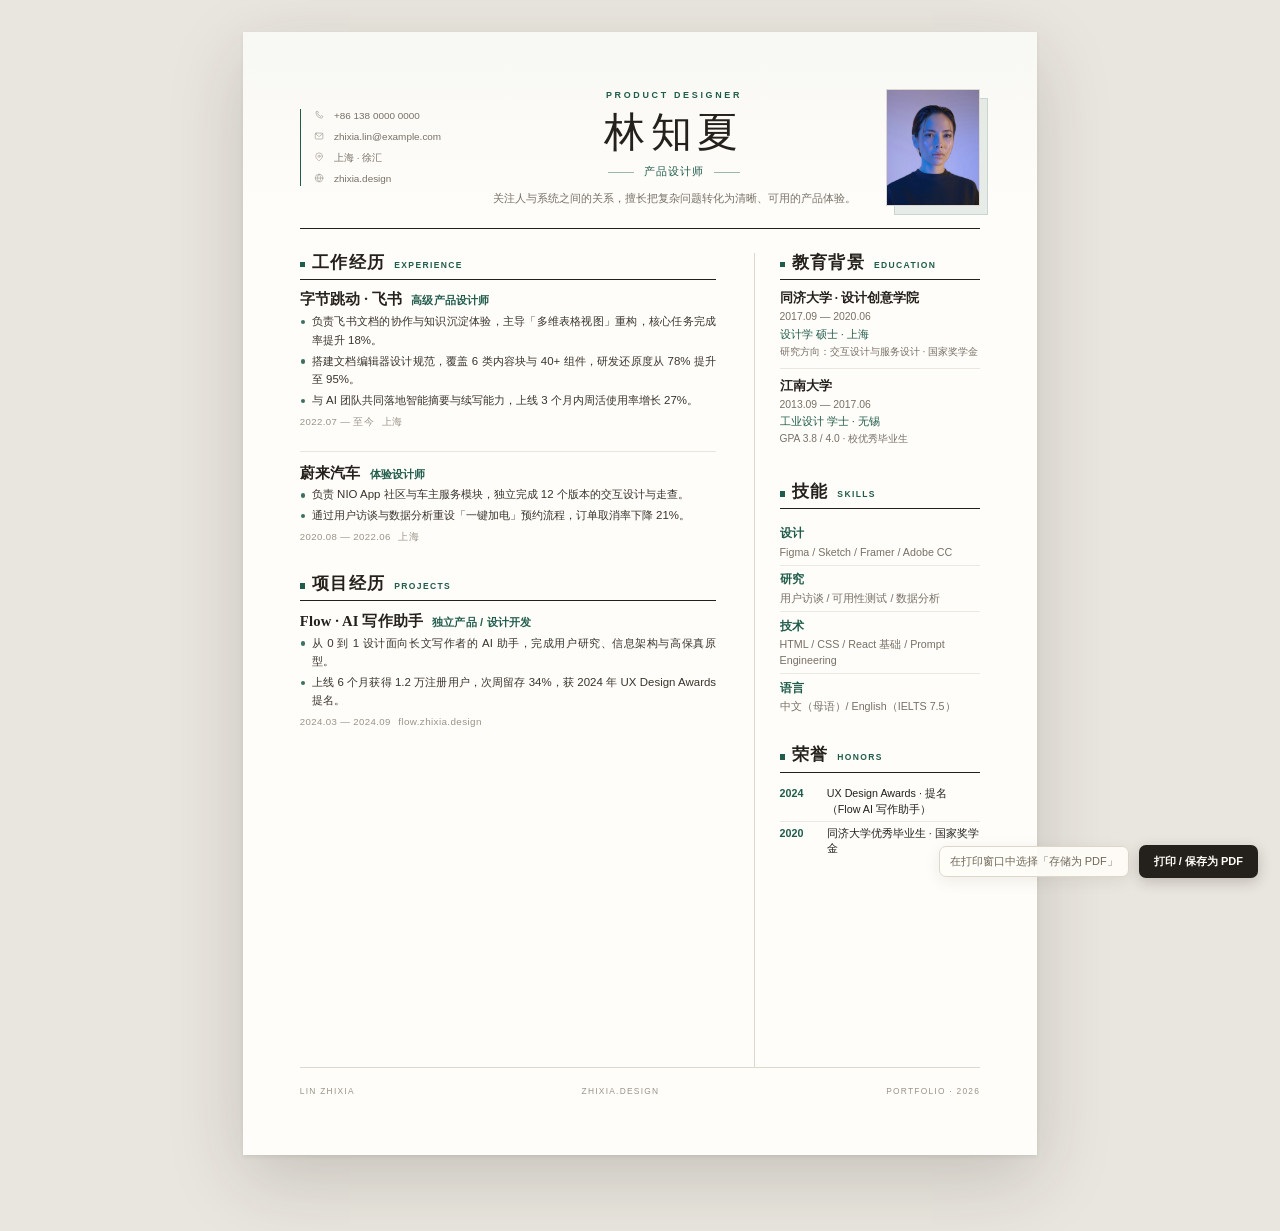
<file: exports/resume-editorial.html>
<!doctype html>
<html lang="zh-CN">
<head>
  <meta charset="utf-8">
  <meta name="viewport" content="width=device-width, initial-scale=1">
  <meta name="generator" content="纸间 Resume Studio">
  <title>林知夏 · 产品设计师 | 简历</title>
  <style>
    /* ---- resume styles (copied from the studio) ---- */

    /* ============================================================
       Resume / paper
       ============================================================ */
    .paper {
      --accent: #205c4c;
      --accent-soft: rgba(32, 92, 76, .1);
      --accent-deep: #163f34;
      --on-accent: #ffffff;
      --ink: #24211d;
      --muted: #777066;
      --faint: #9a9388;
      --line: #ddd7cc;
      --paper: #fffdf9;
      --sans: "PingFang SC", "Hiragino Sans GB", "Microsoft YaHei", "Noto Sans CJK SC", -apple-system, sans-serif;
      --serif: "Songti SC", "STSong", "Noto Serif CJK SC", "Source Han Serif SC", Georgia, serif;
      --font-body: var(--sans);
      --font-display: var(--serif);
      --type-scale: 1;
      --lh: 1.55;
      --lh-scale: 1;
      --margin: 15mm;
      width: 210mm;
      min-height: 297mm;
      margin: 0;
      padding: var(--margin);
      box-sizing: border-box;
      position: relative;
      background: var(--paper);
      color: var(--ink);
      font-family: var(--font-body);
      font-size: calc(10.2pt * var(--type-scale));
      line-height: var(--lh);
      text-rendering: optimizeLegibility;
      -webkit-font-smoothing: antialiased;
      -webkit-print-color-adjust: exact;
      print-color-adjust: exact;
      overflow: visible;
    }
    .paper * { box-sizing: border-box; }
    .paper p, .paper h1, .paper h2, .paper h3, .paper ul, .paper li { margin: 0; padding: 0; }
    .paper ul { list-style: none; }
    .paper a { color: inherit; text-decoration: none; }
    .paper.font-sans { --font-body: var(--sans); --font-display: var(--sans); }
    .paper.font-serif { --font-body: var(--serif); --font-display: var(--serif); }
    .paper.font-mix { --font-body: var(--sans); --font-display: var(--serif); }
    .paper.tpl-sidebar { padding: 0; display: grid; grid-template-columns: 62mm 1fr; align-content: stretch; }
    .paper.tpl-sidebar.font-serif { --font-body: var(--sans); --font-display: var(--serif); }

    .rs-icon {
      width: 8.5pt;
      height: 8.5pt;
      display: inline-block;
      vertical-align: -1.1pt;
      margin-right: 1.2mm;
      flex: 0 0 auto;
      stroke: currentColor;
      fill: none;
      stroke-width: 1.8;
      stroke-linecap: round;
      stroke-linejoin: round;
      opacity: .72;
    }

    /* ---------- shared section furniture ---------- */
    .rs-section { margin-top: 5.2mm; }
    .rs-section:first-child { margin-top: 0; }
    .rs-head {
      display: flex;
      align-items: baseline;
      gap: 2.4mm;
      padding-bottom: 1.5mm;
      border-bottom: .45pt solid var(--line);
      margin-bottom: 2.5mm;
    }
    .rs-head h2 {
      font-family: var(--font-body);
      font-size: calc(10.8pt * var(--type-scale));
      line-height: calc(1.2 * var(--lh-scale));
      font-weight: 650;
      letter-spacing: .085em;
      white-space: nowrap;
    }
    .rs-head h2::before {
      content: "";
      display: inline-block;
      width: 2.1mm;
      height: 2.1mm;
      margin-right: 2.1mm;
      background: var(--accent);
      vertical-align: .15mm;
    }
    .rs-head .en {
      font-family: var(--sans);
      font-size: calc(6.8pt * var(--type-scale));
      font-weight: 600;
      letter-spacing: .19em;
      color: var(--accent);
      text-transform: uppercase;
      white-space: nowrap;
    }
    .rs-head .rule { flex: 1; height: 0; }
    .paper.no-bilingual .rs-head .en { display: none; }

    .rs-entry { padding: 0 0 2.8mm; }
    .rs-entry:last-child { padding-bottom: .8mm; }
    .rs-entry + .rs-entry { margin-top: 2.8mm; border-top: .35pt solid color-mix(in srgb, var(--line) 62%, white); padding-top: 2.8mm; }
    .rs-entry-grid { display: grid; grid-template-columns: 28mm 1fr; gap: 4.5mm; }
    .rs-when {
      font-size: calc(7.9pt * var(--type-scale));
      color: var(--muted);
      line-height: calc(1.5 * var(--lh-scale));
      font-variant-numeric: tabular-nums;
      padding-top: .35mm;
    }
    .rs-when .place { display: block; color: var(--faint); font-size: calc(7.4pt * var(--type-scale)); margin-top: .2mm; }
    .rs-entry-top { display: flex; align-items: baseline; flex-wrap: wrap; gap: 1.5mm 2.4mm; margin-bottom: .7mm; }
    .rs-entry-top h3 {
      font-size: calc(10.3pt * var(--type-scale));
      font-weight: 650;
      letter-spacing: .01em;
      line-height: calc(1.35 * var(--lh-scale));
    }
    .rs-entry-top .at {
      font-size: calc(8.6pt * var(--type-scale));
      color: var(--accent);
      font-weight: 600;
      letter-spacing: .015em;
    }
    .rs-entry-sub { font-size: calc(8.2pt * var(--type-scale)); color: var(--muted); line-height: calc(1.45 * var(--lh-scale)); }
    .rs-link { color: var(--accent); font-size: calc(7.6pt * var(--type-scale)); letter-spacing: .02em; }

    .rs-bullets { margin-top: 1.35mm; }
    .rs-bullets li {
      position: relative;
      padding-left: 3.2mm;
      margin: .55mm 0;
      font-size: calc(9.1pt * var(--type-scale));
      line-height: calc(1.57 * var(--lh-scale));
      color: #38342e;
      text-align: justify;
    }
    .rs-bullets li::before {
      content: "";
      position: absolute;
      left: .2mm;
      top: .68em;
      width: 1.15mm;
      height: 1.15mm;
      border-radius: 50%;
      background: var(--accent);
      opacity: .88;
    }

    .rs-skill-row {
      display: grid;
      grid-template-columns: 23mm 1fr;
      gap: 3mm;
      padding: 1.2mm 0;
      border-bottom: .3pt solid color-mix(in srgb, var(--line) 55%, white);
      font-size: calc(8.7pt * var(--type-scale));
      line-height: calc(1.5 * var(--lh-scale));
    }
    .rs-skill-row:last-child { border-bottom: 0; }
    .rs-skill-label { color: var(--accent); font-weight: 650; letter-spacing: .04em; }
    .rs-skill-items { color: #403b34; }

    .rs-honor {
      display: grid;
      grid-template-columns: 12mm 1fr;
      gap: 2.5mm;
      padding: .95mm 0;
      font-size: calc(8.65pt * var(--type-scale));
      line-height: calc(1.45 * var(--lh-scale));
      border-bottom: .3pt solid color-mix(in srgb, var(--line) 55%, white);
    }
    .rs-honor:last-child { border-bottom: 0; }
    .rs-honor .year { color: var(--accent); font-weight: 650; font-variant-numeric: tabular-nums; }

    .rs-edu { padding: 0 0 2.1mm; }
    .rs-edu + .rs-edu { border-top: .3pt solid color-mix(in srgb, var(--line) 60%, white); padding-top: 2.1mm; }
    .rs-edu-top { display: flex; align-items: baseline; justify-content: space-between; gap: 3mm; }
    .rs-edu-top h3 { font-size: calc(9.8pt * var(--type-scale)); font-weight: 650; line-height: calc(1.4 * var(--lh-scale)); }
    .rs-edu-top .period { font-size: calc(7.8pt * var(--type-scale)); color: var(--muted); white-space: nowrap; font-variant-numeric: tabular-nums; }
    .rs-edu-degree { font-size: calc(8.4pt * var(--type-scale)); color: var(--accent); margin-top: .2mm; }
    .rs-edu-detail { font-size: calc(7.7pt * var(--type-scale)); color: var(--muted); margin-top: .35mm; line-height: calc(1.45 * var(--lh-scale)); }

    /* ============================================================
       01 / Minimal
       ============================================================ */
    .tpl-minimal { padding: var(--margin); }
    .tpl-minimal .masthead {
      display: grid;
      grid-template-columns: 1fr auto;
      gap: 9mm;
      align-items: start;
      padding-bottom: 4.2mm;
      border-bottom: 1.25pt solid var(--ink);
    }
    .tpl-minimal .kicker {
      display: flex;
      align-items: center;
      gap: 2.2mm;
      margin-bottom: 2mm;
      font-family: var(--sans);
      font-size: calc(7.2pt * var(--type-scale));
      font-weight: 650;
      letter-spacing: .22em;
      color: var(--accent);
      text-transform: uppercase;
    }
    .tpl-minimal .kicker::before { content: ""; width: 5mm; height: .9pt; background: var(--accent); }
    .tpl-minimal h1 {
      font-family: var(--font-display);
      font-size: calc(29pt * var(--type-scale));
      line-height: calc(1.03 * var(--lh-scale));
      font-weight: 600;
      letter-spacing: .045em;
      color: var(--ink);
    }
    .tpl-minimal .name-en {
      margin-top: 1.3mm;
      font-family: var(--sans);
      font-size: calc(7.1pt * var(--type-scale));
      letter-spacing: .27em;
      color: var(--faint);
      text-transform: uppercase;
    }
    .tpl-minimal .role {
      display: inline-block;
      margin-top: 2.6mm;
      font-size: calc(10.3pt * var(--type-scale));
      font-weight: 600;
      letter-spacing: .08em;
      color: var(--ink);
    }
    .tpl-minimal .role::after {
      content: "";
      display: block;
      width: 6mm;
      height: 1.3pt;
      background: var(--accent);
      margin-top: 1.4mm;
    }
    .tpl-minimal .tagline {
      max-width: 126mm;
      margin-top: 2mm;
      font-size: calc(8.65pt * var(--type-scale));
      line-height: calc(1.55 * var(--lh-scale));
      color: var(--muted);
      text-align: justify;
    }
    .tpl-minimal .photo {
      width: 27mm;
      height: 34mm;
      border-radius: 1.2mm;
      overflow: hidden;
      background: var(--accent-soft);
      margin-top: .5mm;
    }
    .tpl-minimal .photo img { width: 100%; height: 100%; object-fit: cover; display: block; }
    .tpl-minimal .contact {
      display: flex;
      flex-wrap: wrap;
      gap: 1.8mm 5.2mm;
      padding: 2.4mm 0 .5mm;
      font-size: calc(8.05pt * var(--type-scale));
      color: var(--muted);
      letter-spacing: .01em;
    }
    .tpl-minimal .contact span { white-space: nowrap; }
    .tpl-minimal .contact .rs-icon { width: 8pt; height: 8pt; margin-right: 1mm; }
    .tpl-minimal .rs-section { margin-top: 5.5mm; }
    .tpl-minimal .rs-head h2 { font-size: calc(10.4pt * var(--type-scale)); }

    /* ============================================================
       02 / Sidebar
       ============================================================ */
    .tpl-sidebar .side {
      background: var(--accent);
      color: var(--on-accent);
      padding: 13mm 9mm 12mm;
      min-height: 297mm;
      display: flex;
      flex-direction: column;
      -webkit-print-color-adjust: exact;
      print-color-adjust: exact;
    }
    .tpl-sidebar .side-photo {
      width: 39mm;
      height: 47mm;
      border-radius: 1.4mm;
      overflow: hidden;
      margin: 0 auto 7mm;
      background: color-mix(in srgb, var(--accent) 74%, black);
      box-shadow: 0 0 0 .8mm color-mix(in srgb, var(--on-accent) 22%, transparent);
    }
    .tpl-sidebar .side-photo img { width: 100%; height: 100%; object-fit: cover; display: block; }
    .tpl-sidebar .side-name {
      font-family: var(--font-display);
      font-size: calc(22.5pt * var(--type-scale));
      line-height: calc(1.1 * var(--lh-scale));
      font-weight: 600;
      letter-spacing: .08em;
      text-align: center;
      color: var(--on-accent);
    }
    .tpl-sidebar .side-name-en {
      margin-top: 1.5mm;
      text-align: center;
      font-family: var(--sans);
      font-size: calc(6.5pt * var(--type-scale));
      letter-spacing: .26em;
      color: color-mix(in srgb, var(--on-accent) 66%, transparent);
      text-transform: uppercase;
    }
    .tpl-sidebar .side-role {
      margin: 2.5mm auto 6mm;
      padding-top: 2.4mm;
      border-top: .5pt solid color-mix(in srgb, var(--on-accent) 30%, transparent);
      font-size: calc(8.3pt * var(--type-scale));
      letter-spacing: .13em;
      text-align: center;
      color: color-mix(in srgb, var(--on-accent) 86%, transparent);
    }
    .tpl-sidebar .side-tagline {
      margin-bottom: 6mm;
      font-size: calc(8pt * var(--type-scale));
      line-height: calc(1.6 * var(--lh-scale));
      color: color-mix(in srgb, var(--on-accent) 74%, transparent);
      text-align: left;
    }
    .tpl-sidebar .side-contact { display: flex; flex-direction: column; gap: 2.3mm; margin-bottom: 8mm; }
    .tpl-sidebar .side-contact div {
      display: flex;
      align-items: flex-start;
      gap: 1.5mm;
      font-size: calc(7.65pt * var(--type-scale));
      line-height: calc(1.4 * var(--lh-scale));
      color: color-mix(in srgb, var(--on-accent) 88%, transparent);
      word-break: break-word;
    }
    .tpl-sidebar .side-contact .rs-icon { width: 8pt; height: 8pt; margin: .2mm 0 0; opacity: .6; }
    .tpl-sidebar .side-section { margin-top: 7.2mm; }
    .tpl-sidebar .side-head {
      display: flex;
      align-items: baseline;
      gap: 1.6mm;
      padding-bottom: 1.4mm;
      border-bottom: .45pt solid color-mix(in srgb, var(--on-accent) 26%, transparent);
      margin-bottom: 2.4mm;
    }
    .tpl-sidebar .side-head h2 {
      font-size: calc(9.2pt * var(--type-scale));
      font-weight: 650;
      letter-spacing: .1em;
      color: var(--on-accent);
      white-space: nowrap;
    }
    .tpl-sidebar .side-head .en {
      font-family: var(--sans);
      font-size: calc(6pt * var(--type-scale));
      letter-spacing: .16em;
      color: color-mix(in srgb, var(--on-accent) 55%, transparent);
      white-space: nowrap;
    }
    .paper.tpl-sidebar.no-bilingual .side-head .en { display: none; }
    .tpl-sidebar .side-skill { margin-bottom: 2.2mm; }
    .tpl-sidebar .side-skill b {
      display: block;
      margin-bottom: .55mm;
      font-size: calc(7.45pt * var(--type-scale));
      font-weight: 650;
      letter-spacing: .04em;
      color: color-mix(in srgb, var(--on-accent) 82%, transparent);
    }
    .tpl-sidebar .side-skill p {
      font-size: calc(7.55pt * var(--type-scale));
      line-height: calc(1.5 * var(--lh-scale));
      color: color-mix(in srgb, var(--on-accent) 92%, transparent);
    }
    .tpl-sidebar .side-edu { margin-bottom: 2.6mm; }
    .tpl-sidebar .side-edu h3 { font-size: calc(8.2pt * var(--type-scale)); font-weight: 650; line-height: calc(1.4 * var(--lh-scale)); color: var(--on-accent); }
    .tpl-sidebar .side-edu p { font-size: calc(7.3pt * var(--type-scale)); line-height: calc(1.45 * var(--lh-scale)); color: color-mix(in srgb, var(--on-accent) 72%, transparent); }
    .tpl-sidebar .side-edu .when { font-size: calc(6.9pt * var(--type-scale)); letter-spacing: .03em; color: color-mix(in srgb, var(--on-accent) 58%, transparent); }

    .tpl-sidebar .main {
      padding: 14mm 13mm 12mm 11.5mm;
      min-width: 0;
      min-height: 297mm;
      display: flex;
      flex-direction: column;
    }
    .tpl-sidebar .main-intro {
      padding-bottom: 5mm;
      margin-bottom: 6.4mm;
      border-bottom: .45pt solid var(--line);
    }
    .tpl-sidebar .main-kicker {
      display: flex;
      align-items: center;
      gap: 2mm;
      margin-bottom: 2.2mm;
      font-family: var(--sans);
      font-size: calc(6.6pt * var(--type-scale));
      font-weight: 600;
      letter-spacing: .22em;
      color: var(--accent);
      text-transform: uppercase;
    }
    .tpl-sidebar .main-kicker::after { content: ""; flex: 1; height: .4pt; background: var(--line); }
    .tpl-sidebar .main-intro p {
      font-family: var(--font-display);
      font-size: calc(14.2pt * var(--type-scale));
      line-height: calc(1.6 * var(--lh-scale));
      color: #35312b;
      letter-spacing: .015em;
    }
    .tpl-sidebar .rs-section { margin-top: 6.8mm; }
    .tpl-sidebar .rs-head h2 { font-size: calc(10.2pt * var(--type-scale)); }
    .tpl-sidebar .rs-head { margin-bottom: 3mm; }
    .tpl-sidebar .rs-entry-grid { grid-template-columns: 23mm 1fr; gap: 4mm; }
    .tpl-sidebar .rs-bullets li { font-size: calc(9.05pt * var(--type-scale)); line-height: calc(1.64 * var(--lh-scale)); }
    .tpl-sidebar .rs-entry { padding-bottom: 3.2mm; }
    .tpl-sidebar .rs-entry + .rs-entry { margin-top: 3.2mm; padding-top: 3.2mm; }
    .tpl-sidebar .rs-footer {
      margin-top: auto;
      padding-top: 4mm;
      border-top: .45pt solid var(--line);
      display: flex;
      align-items: baseline;
      justify-content: space-between;
      gap: 4mm;
      font-family: var(--sans);
      font-size: calc(6.3pt * var(--type-scale));
      letter-spacing: .16em;
      color: var(--faint);
      text-transform: uppercase;
    }
    .tpl-sidebar .side-foot {
      margin-top: auto;
      padding-top: 4mm;
      border-top: .45pt solid color-mix(in srgb, var(--on-accent) 24%, transparent);
      display: flex;
      align-items: baseline;
      justify-content: space-between;
      gap: 3mm;
      font-family: var(--sans);
      font-size: calc(6pt * var(--type-scale));
      letter-spacing: .12em;
      color: color-mix(in srgb, var(--on-accent) 55%, transparent);
    }

    /* ============================================================
       03 / Editorial
       ============================================================ */
    .tpl-editorial {
      padding: calc(var(--margin) - 1mm) var(--margin) var(--margin);
      background:
        linear-gradient(180deg, color-mix(in srgb, var(--accent) 3.2%, var(--paper)) 0, var(--paper) 48mm);
      display: flex;
      flex-direction: column;
    }
    .tpl-editorial .masthead {
      display: grid;
      grid-template-columns: 43mm 1fr 25mm;
      gap: 7mm;
      align-items: center;
      padding: 1mm 0 5.5mm;
      border-bottom: 1.3pt solid var(--ink);
    }
    .tpl-editorial .masthead.no-photo { grid-template-columns: 43mm 1fr; }
    .tpl-editorial .masthead.no-contact { grid-template-columns: 1fr 25mm; }
    .tpl-editorial .masthead.no-photo.no-contact { grid-template-columns: 1fr; }
    .tpl-editorial .contact-col {
      display: flex;
      flex-direction: column;
      gap: 1.9mm;
      font-size: calc(7.45pt * var(--type-scale));
      line-height: calc(1.4 * var(--lh-scale));
      color: var(--muted);
      border-left: .5pt solid var(--accent);
      padding-left: 3.5mm;
      word-break: break-word;
    }
    .tpl-editorial .contact-col div { display: flex; align-items: flex-start; gap: 1.4mm; }
    .tpl-editorial .contact-col .rs-icon { width: 7.6pt; height: 7.6pt; margin-top: .2mm; opacity: .6; }
    .tpl-editorial .title-col { text-align: center; min-width: 0; }
    .tpl-editorial .cv-kicker {
      display: block;
      margin-bottom: 2.6mm;
      font-family: var(--sans);
      font-size: calc(6.7pt * var(--type-scale));
      font-weight: 600;
      letter-spacing: .3em;
      color: var(--accent);
      text-transform: uppercase;
    }
    .tpl-editorial h1 {
      font-family: var(--font-display);
      font-size: calc(31pt * var(--type-scale));
      line-height: calc(1 * var(--lh-scale));
      font-weight: 500;
      letter-spacing: .13em;
      color: var(--ink);
    }
    .tpl-editorial .role-line {
      display: flex;
      align-items: center;
      justify-content: center;
      gap: 2.5mm;
      margin-top: 2.5mm;
      font-size: calc(8.6pt * var(--type-scale));
      letter-spacing: .1em;
      color: var(--accent);
    }
    .tpl-editorial .role-line::before,
    .tpl-editorial .role-line::after {
      content: "";
      width: 7mm;
      height: .5pt;
      background: color-mix(in srgb, var(--accent) 45%, white);
    }
    .tpl-editorial .tagline {
      max-width: 108mm;
      margin: 2.4mm auto 0;
      font-size: calc(8.25pt * var(--type-scale));
      line-height: calc(1.55 * var(--lh-scale));
      color: var(--muted);
      text-align: center;
    }
    .tpl-editorial .photo {
      width: 25mm;
      height: 31mm;
      position: relative;
      margin-left: auto;
      z-index: 0;
    }
    .tpl-editorial .photo::before {
      content: "";
      position: absolute;
      inset: 2.2mm -2.2mm -2.2mm 2.2mm;
      background: var(--accent-soft);
      border: .4pt solid color-mix(in srgb, var(--accent) 25%, white);
      z-index: -1;
    }
    .tpl-editorial .photo img {
      width: 100%;
      height: 100%;
      object-fit: cover;
      display: block;
      filter: saturate(.92);
      border: .35pt solid var(--line);
    }
    .tpl-editorial .body-grid {
      flex: 1;
      display: grid;
      grid-template-columns: 1.62fr .88fr;
      gap: 10mm;
      padding-top: 6.4mm;
    }
    .tpl-editorial .col-main { min-width: 0; }
    .tpl-editorial .col-side {
      min-width: 0;
      padding-left: 6.5mm;
      border-left: .45pt solid var(--line);
    }
    .tpl-editorial .rs-section { margin-top: 7mm; }
    .tpl-editorial .rs-section:first-child { margin-top: 0; }
    .tpl-editorial .rs-head {
      border-bottom: .6pt solid var(--ink);
      padding-bottom: 1.7mm;
      margin-bottom: 2.7mm;
    }
    .tpl-editorial .rs-head h2 {
      font-family: var(--font-display);
      font-size: calc(12.4pt * var(--type-scale));
      font-weight: 600;
      letter-spacing: .08em;
    }
    .tpl-editorial .rs-head h2::before {
      width: 1.4mm;
      height: 1.4mm;
      margin-right: 1.8mm;
      background: var(--accent);
    }
    .tpl-editorial .rs-head .en { font-size: calc(6.4pt * var(--type-scale)); letter-spacing: .16em; }
    .tpl-editorial .rs-entry-grid { grid-template-columns: 1fr; gap: 0; }
    .tpl-editorial .rs-when {
      order: 2;
      margin-top: .5mm;
      font-family: var(--sans);
      font-size: calc(7.2pt * var(--type-scale));
      letter-spacing: .04em;
      color: var(--faint);
    }
    .tpl-editorial .rs-when .place { display: inline; margin-left: 2mm; }
    .tpl-editorial .rs-entry-top { margin-bottom: .5mm; }
    .tpl-editorial .rs-entry-top h3 { font-family: var(--font-display); font-size: calc(11pt * var(--type-scale)); font-weight: 600; }
    .tpl-editorial .rs-entry-top .at { font-size: calc(8.4pt * var(--type-scale)); }
    .tpl-editorial .rs-entry + .rs-entry { margin-top: 3mm; padding-top: 3mm; }
    .tpl-editorial .rs-bullets li { font-size: calc(8.6pt * var(--type-scale)); line-height: calc(1.62 * var(--lh-scale)); }
    .tpl-editorial .col-side .rs-bullets li { font-size: calc(8.1pt * var(--type-scale)); }
    .tpl-editorial .rs-skill-row { grid-template-columns: 1fr; gap: .2mm; padding: 1.3mm 0; font-size: calc(8.3pt * var(--type-scale)); }
    .tpl-editorial .rs-skill-label { font-family: var(--font-display); font-size: calc(9.2pt * var(--type-scale)); letter-spacing: .04em; }
    .tpl-editorial .rs-skill-items { font-size: calc(8.05pt * var(--type-scale)); color: var(--muted); }
    .tpl-editorial .rs-honor { grid-template-columns: 10mm 1fr; font-size: calc(8.05pt * var(--type-scale)); }
    .tpl-editorial .rs-edu { padding-bottom: 2.3mm; }
    .tpl-editorial .rs-edu-top { display: block; }
    .tpl-editorial .rs-edu-top h3 { font-family: var(--font-display); font-size: calc(9.6pt * var(--type-scale)); }
    .tpl-editorial .rs-edu-top .period { display: block; margin-top: .2mm; }
    .tpl-editorial .rs-edu + .rs-edu { padding-top: 2.3mm; }
    .tpl-editorial .ed-footer {
      margin-top: auto;
      padding-top: 4.5mm;
      border-top: .45pt solid var(--line);
      display: flex;
      align-items: baseline;
      justify-content: space-between;
      gap: 5mm;
      font-family: var(--sans);
      font-size: calc(6.3pt * var(--type-scale));
      letter-spacing: .15em;
      color: var(--faint);
      text-transform: uppercase;
    }

    /* ============================================================
       Multi-page flow
       ============================================================ */
    .paper.page {
      height: 297mm;
      min-height: 297mm;
      max-height: 297mm;
      overflow: hidden;
    }
    .paper.page .page-flow {
      flex: 1 1 auto;
      min-height: 0;
      overflow: hidden;
      position: relative;
    }
    .paper.page .page-flow > .rs-section:first-child { margin-top: 0; }
    .rs-head h2 .rs-cont {
      font-family: var(--sans);
      font-size: .54em;
      font-weight: 500;
      letter-spacing: .08em;
      color: var(--faint);
      margin-left: 1.2mm;
      vertical-align: .12em;
    }

    /* ---------- running header / page footer (single-column) ---------- */
    .tpl-minimal.page { display: flex; flex-direction: column; }
    .running-head {
      display: flex;
      align-items: flex-end;
      justify-content: space-between;
      gap: 6mm;
      padding-bottom: 2.4mm;
      border-bottom: .8pt solid var(--ink);
      margin-bottom: 4.8mm;
    }
    .running-id { display: flex; align-items: baseline; gap: 2.6mm; min-width: 0; }
    .running-name {
      font-family: var(--font-display);
      font-size: calc(15pt * var(--type-scale));
      font-weight: 600;
      line-height: 1;
      letter-spacing: .06em;
      white-space: nowrap;
    }
    .running-role {
      font-size: calc(7.4pt * var(--type-scale));
      color: var(--accent);
      letter-spacing: .08em;
      white-space: nowrap;
    }
    .running-contact {
      font-size: calc(6.8pt * var(--type-scale));
      color: var(--faint);
      letter-spacing: .02em;
      text-align: right;
      line-height: 1.5;
      min-width: 0;
    }
    .page-foot {
      margin-top: 3mm;
      padding-top: 2.2mm;
      border-top: .35pt solid var(--line);
      display: flex;
      align-items: baseline;
      justify-content: space-between;
      gap: 4mm;
      font-family: var(--sans);
      font-size: calc(6.1pt * var(--type-scale));
      letter-spacing: .14em;
      color: var(--faint);
      text-transform: uppercase;
    }

    /* ---------- sidebar continuation page ---------- */
    .tpl-sidebar.page .main {
      height: 297mm;
      min-height: 297mm;
      display: flex;
      flex-direction: column;
    }
    .tpl-sidebar.page .page-flow { flex: 1 1 auto; min-height: 0; }
    .tpl-sidebar.page .main-intro + .page-flow > .rs-section:first-child { margin-top: 6.8mm; }
    .tpl-sidebar .side.compact {
      padding: 15mm 9mm 12mm;
      justify-content: flex-start;
    }
    .tpl-sidebar .side.compact .side-photo {
      width: 30mm;
      height: 36mm;
      margin-bottom: 6mm;
    }
    .tpl-sidebar .side.compact .side-name { font-size: calc(17.5pt * var(--type-scale)); }
    .tpl-sidebar .side.compact .side-role { margin-bottom: 8mm; }
    .tpl-sidebar .side.compact .side-contact { margin-bottom: 9mm; }
    .tpl-sidebar .side-cont {
      margin-top: auto;
      padding-top: 4mm;
      border-top: .45pt solid color-mix(in srgb, var(--on-accent) 24%, transparent);
      display: flex;
      justify-content: space-between;
      gap: 3mm;
      font-family: var(--sans);
      font-size: calc(5.9pt * var(--type-scale));
      letter-spacing: .14em;
      text-transform: uppercase;
      color: color-mix(in srgb, var(--on-accent) 54%, transparent);
    }

    /* ---------- editorial continuation page ---------- */
    .tpl-editorial.page { height: 297mm; display: flex; flex-direction: column; }
    .tpl-editorial.page .body-grid { flex: 1 1 auto; min-height: 0; }
    .tpl-editorial.page .col-main { display: flex; flex-direction: column; min-height: 0; }
    .tpl-editorial.page .page-flow { flex: 1 1 auto; min-height: 0; }
    .tpl-editorial .body-grid.continuation {
      grid-template-columns: 1fr;
      padding-top: 5mm;
    }
    .ed-running {
      display: flex;
      align-items: flex-end;
      justify-content: space-between;
      gap: 8mm;
      padding-bottom: 3mm;
      border-bottom: 1pt solid var(--ink);
      margin-bottom: 1mm;
    }
    .ed-running .run-title {
      display: flex;
      align-items: baseline;
      gap: 3mm;
    }
    .ed-running h2 {
      font-family: var(--font-display);
      font-size: calc(19pt * var(--type-scale));
      font-weight: 500;
      line-height: 1;
      letter-spacing: .1em;
    }
    .ed-running .run-role {
      font-size: calc(7.2pt * var(--type-scale));
      letter-spacing: .1em;
      color: var(--accent);
    }
    .ed-running .run-meta {
      text-align: right;
      font-family: var(--sans);
      font-size: calc(6.2pt * var(--type-scale));
      line-height: 1.55;
      letter-spacing: .1em;
      color: var(--faint);
      text-transform: uppercase;
    }

    /* ---------- page labels ---------- */
    .page-label { white-space: nowrap; font-variant-numeric: tabular-nums; }

    @media print {
      .paper.page { break-inside: avoid; page-break-inside: avoid; }
    }

    /* ---------- page guides are screen-only ---------- */
    .page-guide {
      position: absolute;
      left: 0;
      right: 0;
      height: 0;
      border-top: 1px dashed rgba(175, 85, 60, .55);
      pointer-events: none;
      z-index: 5;
    }
    .page-guide span {
      position: absolute;
      right: 3mm;
      top: -5.5mm;
      font-family: var(--sans);
      font-size: calc(7pt * var(--type-scale));
      letter-spacing: .08em;
      color: #a9543c;
      background: rgba(255, 253, 249, .94);
      padding: .6mm 1.2mm;
      border-radius: 1mm;
    }

    @page { size: A4; margin: 0; }
    @media print {
      .page-guide { display: none !important; }
      .paper { box-shadow: none !important; margin: 0 !important; }
    }
  
    /* ---- standalone pages ---- */
    html, body { margin: 0; padding: 0; background: #e9e6df; color: #24211d; }
    body { min-height: 100vh; display: flex; align-items: flex-start; justify-content: center; padding: 32px 18px 76px; }
    .paper-stack { display: flex; flex-direction: column; align-items: stretch; gap: 26px; }
    .paper { flex: 0 0 auto; box-shadow: 0 2px 4px rgba(42,35,26,.08), 0 24px 70px rgba(42,35,26,.18); }
    .export-actions { position: fixed; right: 22px; bottom: 22px; display: flex; align-items: center; gap: 10px; z-index: 20; }
    .export-hint { color: #6f675a; font: 11px/1.4 -apple-system, BlinkMacSystemFont, "PingFang SC", sans-serif; background: rgba(255,253,248,.92); border: 1px solid #ddd6c9; border-radius: 7px; padding: 7px 10px; box-shadow: 0 4px 16px rgba(40,33,24,.08); }
    .export-print { border: 0; border-radius: 7px; background: #24211d; color: #fffdf8; font: 600 11px/1 -apple-system, BlinkMacSystemFont, "PingFang SC", sans-serif; padding: 11px 15px; cursor: pointer; box-shadow: 0 4px 14px rgba(40,33,24,.22); }
    .export-print:hover { background: #11100e; }
    @media (max-width: 860px) { body { padding: 14px 8px 70px; } .export-hint { display: none; } }
    @media print { @page { size: A4; margin: 0; } html, body { background: #fff !important; padding: 0 !important; display: block !important; } .paper-stack { display: block !important; width: 210mm !important; gap: 0 !important; } .paper { width: 210mm !important; box-shadow: none !important; margin: 0 !important; transform: none !important; break-after: page; page-break-after: always; } .paper:last-child { break-after: auto; page-break-after: auto; } .export-actions { display: none !important; } }
  </style>
</head>
<body>
<div class="paper-stack" style=""><div class="paper tpl-editorial font-mix" style="--accent: #205c4c; --accent-soft: rgba(32, 92, 76, 0.1); --accent-deep: #1a4b3e; --on-accent: #ffffff; --type-scale: 1; --lh: 1.55; --lh-scale: 1; --margin: 15mm;"><header class="masthead"><div class="contact-col"><div><svg class="rs-icon" viewBox="0 0 24 24" aria-hidden="true"><path d="M6.4 3.8 8.8 3l1.7 4-1.9 1.4a14.5 14.5 0 0 0 6.9 6.9l1.5-1.9 4 1.7-.8 2.4c-.4 1.2-1.5 1.9-2.8 1.8C10.7 18.8 5.2 13.3 4.6 6.6c-.1-1.3.6-2.4 1.8-2.8Z"></path></svg><span>+86 138 0000 0000</span></div><div><svg class="rs-icon" viewBox="0 0 24 24" aria-hidden="true"><rect x="3" y="5" width="18" height="14" rx="2"></rect><path d="m3.6 6.5 7.2 6a2 2 0 0 0 2.4 0l7.2-6"></path></svg><span>zhixia.lin@example.com</span></div><div><svg class="rs-icon" viewBox="0 0 24 24" aria-hidden="true"><path d="M20 10c0 5.3-8 11-8 11S4 15.3 4 10a8 8 0 1 1 16 0Z"></path><circle cx="12" cy="10" r="2.5"></circle></svg><span>上海 · 徐汇</span></div><div><svg class="rs-icon" viewBox="0 0 24 24" aria-hidden="true"><circle cx="12" cy="12" r="9"></circle><path d="M3 12h18M12 3c2.4 2.5 3.7 5.6 3.7 9S14.4 18.5 12 21c-2.4-2.5-3.7-5.6-3.7-9S9.6 5.5 12 3Z"></path></svg><span>zhixia.design</span></div></div><div class="title-col"><span class="cv-kicker">PRODUCT DESIGNER</span><h1>林知夏</h1><div class="role-line">产品设计师</div><p class="tagline">关注人与系统之间的关系，擅长把复杂问题转化为清晰、可用的产品体验。</p></div><div class="photo"><img src="[data-uri]" alt="" style="object-position:50% 34%;transform:scale(1);"></div></header><div class="body-grid"><div class="col-main"><section class="rs-section "><div class="rs-head"><h2>工作经历</h2><span class="en">EXPERIENCE</span><span class="rule"></span></div><div class="rs-entry"><div class="rs-entry-grid"><div class="rs-when">2022.07 — 至今<span class="place">上海</span></div><div class="rs-entry-main"><div class="rs-entry-top"><h3>字节跳动 · 飞书</h3><span class="at">高级产品设计师</span></div><ul class="rs-bullets"><li>负责飞书文档的协作与知识沉淀体验，主导「多维表格视图」重构，核心任务完成率提升 18%。</li><li>搭建文档编辑器设计规范，覆盖 6 类内容块与 40+ 组件，研发还原度从 78% 提升至 95%。</li><li>与 AI 团队共同落地智能摘要与续写能力，上线 3 个月内周活使用率增长 27%。</li></ul></div></div></div><div class="rs-entry"><div class="rs-entry-grid"><div class="rs-when">2020.08 — 2022.06<span class="place">上海</span></div><div class="rs-entry-main"><div class="rs-entry-top"><h3>蔚来汽车</h3><span class="at">体验设计师</span></div><ul class="rs-bullets"><li>负责 NIO App 社区与车主服务模块，独立完成 12 个版本的交互设计与走查。</li><li>通过用户访谈与数据分析重设「一键加电」预约流程，订单取消率下降 21%。</li></ul></div></div></div></section><section class="rs-section "><div class="rs-head"><h2>项目经历</h2><span class="en">PROJECTS</span><span class="rule"></span></div><div class="rs-entry"><div class="rs-entry-grid"><div class="rs-when">2024.03 — 2024.09<span class="place">flow.zhixia.design</span></div><div class="rs-entry-main"><div class="rs-entry-top"><h3>Flow · AI 写作助手</h3><span class="at">独立产品 / 设计开发</span></div><ul class="rs-bullets"><li>从 0 到 1 设计面向长文写作者的 AI 助手，完成用户研究、信息架构与高保真原型。</li><li>上线 6 个月获得 1.2 万注册用户，次周留存 34%，获 2024 年 UX Design Awards 提名。</li></ul></div></div></div></section></div><aside class="col-side"><section class="rs-section "><div class="rs-head"><h2>教育背景</h2><span class="en">EDUCATION</span><span class="rule"></span></div><div class="rs-edu"><div class="rs-edu-top"><h3>同济大学 · 设计创意学院</h3><span class="period">2017.09 — 2020.06</span></div><div class="rs-edu-degree">设计学 硕士 · 上海</div><div class="rs-edu-detail">研究方向：交互设计与服务设计 · 国家奖学金</div></div><div class="rs-edu"><div class="rs-edu-top"><h3>江南大学</h3><span class="period">2013.09 — 2017.06</span></div><div class="rs-edu-degree">工业设计 学士 · 无锡</div><div class="rs-edu-detail">GPA 3.8 / 4.0 · 校优秀毕业生</div></div></section><section class="rs-section "><div class="rs-head"><h2>技能</h2><span class="en">SKILLS</span><span class="rule"></span></div><div class="rs-skill-row"><span class="rs-skill-label">设计</span><span class="rs-skill-items">Figma / Sketch / Framer / Adobe CC</span></div><div class="rs-skill-row"><span class="rs-skill-label">研究</span><span class="rs-skill-items">用户访谈 / 可用性测试 / 数据分析</span></div><div class="rs-skill-row"><span class="rs-skill-label">技术</span><span class="rs-skill-items">HTML / CSS / React 基础 / Prompt Engineering</span></div><div class="rs-skill-row"><span class="rs-skill-label">语言</span><span class="rs-skill-items">中文（母语）/ English（IELTS 7.5）</span></div></section><section class="rs-section "><div class="rs-head"><h2>荣誉</h2><span class="en">HONORS</span><span class="rule"></span></div><div class="rs-honor"><span class="year">2024</span><span>UX Design Awards · 提名（Flow AI 写作助手）</span></div><div class="rs-honor"><span class="year">2020</span><span>同济大学优秀毕业生 · 国家奖学金</span></div></section></aside></div><footer class="ed-footer"><span>LIN ZHIXIA</span><span>zhixia.design</span><span>PORTFOLIO · 2026</span></footer></div></div>
  <div class="export-actions">
    <span class="export-hint">在打印窗口中选择「存储为 PDF」</span>
    <button class="export-print" type="button" onclick="window.print()">打印 / 保存为 PDF</button>
  </div>
</body>
</html>
</file>
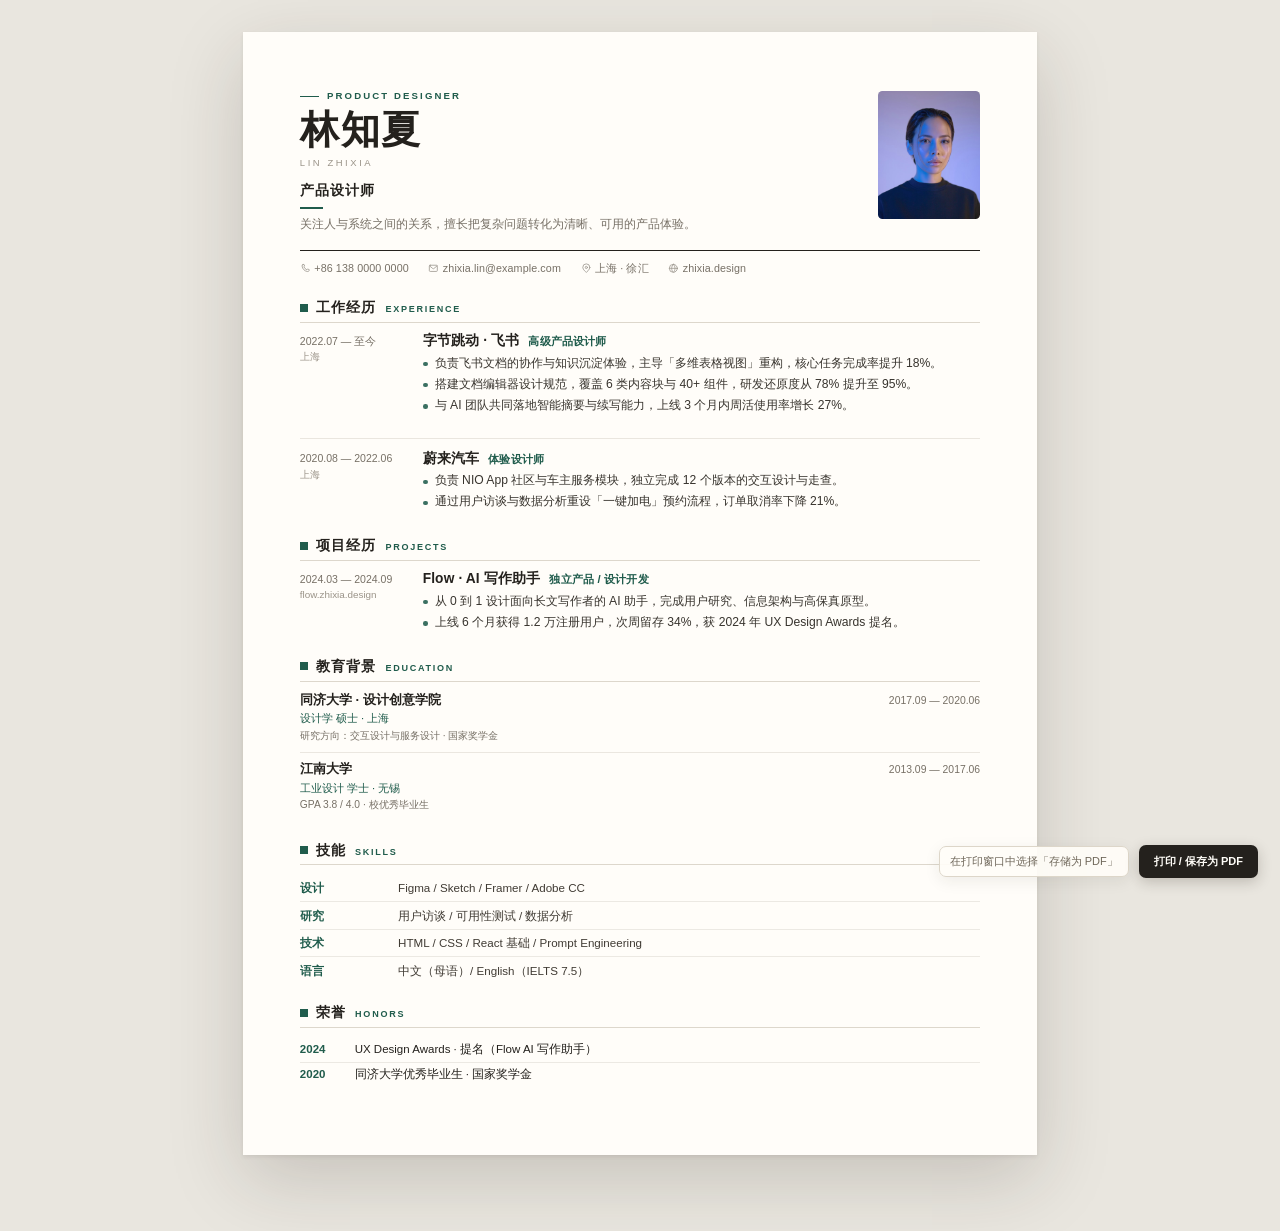
<file: exports/resume-minimal.html>
<!doctype html>
<html lang="zh-CN">
<head>
  <meta charset="utf-8">
  <meta name="viewport" content="width=device-width, initial-scale=1">
  <meta name="generator" content="纸间 Resume Studio">
  <title>林知夏 · 产品设计师 | 简历</title>
  <style>
    /* ---- resume styles (copied from the studio) ---- */

    /* ============================================================
       Resume / paper
       ============================================================ */
    .paper {
      --accent: #205c4c;
      --accent-soft: rgba(32, 92, 76, .1);
      --accent-deep: #163f34;
      --on-accent: #ffffff;
      --ink: #24211d;
      --muted: #777066;
      --faint: #9a9388;
      --line: #ddd7cc;
      --paper: #fffdf9;
      --sans: "PingFang SC", "Hiragino Sans GB", "Microsoft YaHei", "Noto Sans CJK SC", -apple-system, sans-serif;
      --serif: "Songti SC", "STSong", "Noto Serif CJK SC", "Source Han Serif SC", Georgia, serif;
      --font-body: var(--sans);
      --font-display: var(--serif);
      --type-scale: 1;
      --lh: 1.55;
      --lh-scale: 1;
      --margin: 15mm;
      width: 210mm;
      min-height: 297mm;
      margin: 0;
      padding: var(--margin);
      box-sizing: border-box;
      position: relative;
      background: var(--paper);
      color: var(--ink);
      font-family: var(--font-body);
      font-size: calc(10.2pt * var(--type-scale));
      line-height: var(--lh);
      text-rendering: optimizeLegibility;
      -webkit-font-smoothing: antialiased;
      -webkit-print-color-adjust: exact;
      print-color-adjust: exact;
      overflow: visible;
    }
    .paper * { box-sizing: border-box; }
    .paper p, .paper h1, .paper h2, .paper h3, .paper ul, .paper li { margin: 0; padding: 0; }
    .paper ul { list-style: none; }
    .paper a { color: inherit; text-decoration: none; }
    .paper.font-sans { --font-body: var(--sans); --font-display: var(--sans); }
    .paper.font-serif { --font-body: var(--serif); --font-display: var(--serif); }
    .paper.font-mix { --font-body: var(--sans); --font-display: var(--serif); }
    .paper.tpl-sidebar { padding: 0; display: grid; grid-template-columns: 62mm 1fr; align-content: stretch; }
    .paper.tpl-sidebar.font-serif { --font-body: var(--sans); --font-display: var(--serif); }

    .rs-icon {
      width: 8.5pt;
      height: 8.5pt;
      display: inline-block;
      vertical-align: -1.1pt;
      margin-right: 1.2mm;
      flex: 0 0 auto;
      stroke: currentColor;
      fill: none;
      stroke-width: 1.8;
      stroke-linecap: round;
      stroke-linejoin: round;
      opacity: .72;
    }

    /* ---------- shared section furniture ---------- */
    .rs-section { margin-top: 5.2mm; }
    .rs-section:first-child { margin-top: 0; }
    .rs-head {
      display: flex;
      align-items: baseline;
      gap: 2.4mm;
      padding-bottom: 1.5mm;
      border-bottom: .45pt solid var(--line);
      margin-bottom: 2.5mm;
    }
    .rs-head h2 {
      font-family: var(--font-body);
      font-size: calc(10.8pt * var(--type-scale));
      line-height: calc(1.2 * var(--lh-scale));
      font-weight: 650;
      letter-spacing: .085em;
      white-space: nowrap;
    }
    .rs-head h2::before {
      content: "";
      display: inline-block;
      width: 2.1mm;
      height: 2.1mm;
      margin-right: 2.1mm;
      background: var(--accent);
      vertical-align: .15mm;
    }
    .rs-head .en {
      font-family: var(--sans);
      font-size: calc(6.8pt * var(--type-scale));
      font-weight: 600;
      letter-spacing: .19em;
      color: var(--accent);
      text-transform: uppercase;
      white-space: nowrap;
    }
    .rs-head .rule { flex: 1; height: 0; }
    .paper.no-bilingual .rs-head .en { display: none; }

    .rs-entry { padding: 0 0 2.8mm; }
    .rs-entry:last-child { padding-bottom: .8mm; }
    .rs-entry + .rs-entry { margin-top: 2.8mm; border-top: .35pt solid color-mix(in srgb, var(--line) 62%, white); padding-top: 2.8mm; }
    .rs-entry-grid { display: grid; grid-template-columns: 28mm 1fr; gap: 4.5mm; }
    .rs-when {
      font-size: calc(7.9pt * var(--type-scale));
      color: var(--muted);
      line-height: calc(1.5 * var(--lh-scale));
      font-variant-numeric: tabular-nums;
      padding-top: .35mm;
    }
    .rs-when .place { display: block; color: var(--faint); font-size: calc(7.4pt * var(--type-scale)); margin-top: .2mm; }
    .rs-entry-top { display: flex; align-items: baseline; flex-wrap: wrap; gap: 1.5mm 2.4mm; margin-bottom: .7mm; }
    .rs-entry-top h3 {
      font-size: calc(10.3pt * var(--type-scale));
      font-weight: 650;
      letter-spacing: .01em;
      line-height: calc(1.35 * var(--lh-scale));
    }
    .rs-entry-top .at {
      font-size: calc(8.6pt * var(--type-scale));
      color: var(--accent);
      font-weight: 600;
      letter-spacing: .015em;
    }
    .rs-entry-sub { font-size: calc(8.2pt * var(--type-scale)); color: var(--muted); line-height: calc(1.45 * var(--lh-scale)); }
    .rs-link { color: var(--accent); font-size: calc(7.6pt * var(--type-scale)); letter-spacing: .02em; }

    .rs-bullets { margin-top: 1.35mm; }
    .rs-bullets li {
      position: relative;
      padding-left: 3.2mm;
      margin: .55mm 0;
      font-size: calc(9.1pt * var(--type-scale));
      line-height: calc(1.57 * var(--lh-scale));
      color: #38342e;
      text-align: justify;
    }
    .rs-bullets li::before {
      content: "";
      position: absolute;
      left: .2mm;
      top: .68em;
      width: 1.15mm;
      height: 1.15mm;
      border-radius: 50%;
      background: var(--accent);
      opacity: .88;
    }

    .rs-skill-row {
      display: grid;
      grid-template-columns: 23mm 1fr;
      gap: 3mm;
      padding: 1.2mm 0;
      border-bottom: .3pt solid color-mix(in srgb, var(--line) 55%, white);
      font-size: calc(8.7pt * var(--type-scale));
      line-height: calc(1.5 * var(--lh-scale));
    }
    .rs-skill-row:last-child { border-bottom: 0; }
    .rs-skill-label { color: var(--accent); font-weight: 650; letter-spacing: .04em; }
    .rs-skill-items { color: #403b34; }

    .rs-honor {
      display: grid;
      grid-template-columns: 12mm 1fr;
      gap: 2.5mm;
      padding: .95mm 0;
      font-size: calc(8.65pt * var(--type-scale));
      line-height: calc(1.45 * var(--lh-scale));
      border-bottom: .3pt solid color-mix(in srgb, var(--line) 55%, white);
    }
    .rs-honor:last-child { border-bottom: 0; }
    .rs-honor .year { color: var(--accent); font-weight: 650; font-variant-numeric: tabular-nums; }

    .rs-edu { padding: 0 0 2.1mm; }
    .rs-edu + .rs-edu { border-top: .3pt solid color-mix(in srgb, var(--line) 60%, white); padding-top: 2.1mm; }
    .rs-edu-top { display: flex; align-items: baseline; justify-content: space-between; gap: 3mm; }
    .rs-edu-top h3 { font-size: calc(9.8pt * var(--type-scale)); font-weight: 650; line-height: calc(1.4 * var(--lh-scale)); }
    .rs-edu-top .period { font-size: calc(7.8pt * var(--type-scale)); color: var(--muted); white-space: nowrap; font-variant-numeric: tabular-nums; }
    .rs-edu-degree { font-size: calc(8.4pt * var(--type-scale)); color: var(--accent); margin-top: .2mm; }
    .rs-edu-detail { font-size: calc(7.7pt * var(--type-scale)); color: var(--muted); margin-top: .35mm; line-height: calc(1.45 * var(--lh-scale)); }

    /* ============================================================
       01 / Minimal
       ============================================================ */
    .tpl-minimal { padding: var(--margin); }
    .tpl-minimal .masthead {
      display: grid;
      grid-template-columns: 1fr auto;
      gap: 9mm;
      align-items: start;
      padding-bottom: 4.2mm;
      border-bottom: 1.25pt solid var(--ink);
    }
    .tpl-minimal .kicker {
      display: flex;
      align-items: center;
      gap: 2.2mm;
      margin-bottom: 2mm;
      font-family: var(--sans);
      font-size: calc(7.2pt * var(--type-scale));
      font-weight: 650;
      letter-spacing: .22em;
      color: var(--accent);
      text-transform: uppercase;
    }
    .tpl-minimal .kicker::before { content: ""; width: 5mm; height: .9pt; background: var(--accent); }
    .tpl-minimal h1 {
      font-family: var(--font-display);
      font-size: calc(29pt * var(--type-scale));
      line-height: calc(1.03 * var(--lh-scale));
      font-weight: 600;
      letter-spacing: .045em;
      color: var(--ink);
    }
    .tpl-minimal .name-en {
      margin-top: 1.3mm;
      font-family: var(--sans);
      font-size: calc(7.1pt * var(--type-scale));
      letter-spacing: .27em;
      color: var(--faint);
      text-transform: uppercase;
    }
    .tpl-minimal .role {
      display: inline-block;
      margin-top: 2.6mm;
      font-size: calc(10.3pt * var(--type-scale));
      font-weight: 600;
      letter-spacing: .08em;
      color: var(--ink);
    }
    .tpl-minimal .role::after {
      content: "";
      display: block;
      width: 6mm;
      height: 1.3pt;
      background: var(--accent);
      margin-top: 1.4mm;
    }
    .tpl-minimal .tagline {
      max-width: 126mm;
      margin-top: 2mm;
      font-size: calc(8.65pt * var(--type-scale));
      line-height: calc(1.55 * var(--lh-scale));
      color: var(--muted);
      text-align: justify;
    }
    .tpl-minimal .photo {
      width: 27mm;
      height: 34mm;
      border-radius: 1.2mm;
      overflow: hidden;
      background: var(--accent-soft);
      margin-top: .5mm;
    }
    .tpl-minimal .photo img { width: 100%; height: 100%; object-fit: cover; display: block; }
    .tpl-minimal .contact {
      display: flex;
      flex-wrap: wrap;
      gap: 1.8mm 5.2mm;
      padding: 2.4mm 0 .5mm;
      font-size: calc(8.05pt * var(--type-scale));
      color: var(--muted);
      letter-spacing: .01em;
    }
    .tpl-minimal .contact span { white-space: nowrap; }
    .tpl-minimal .contact .rs-icon { width: 8pt; height: 8pt; margin-right: 1mm; }
    .tpl-minimal .rs-section { margin-top: 5.5mm; }
    .tpl-minimal .rs-head h2 { font-size: calc(10.4pt * var(--type-scale)); }

    /* ============================================================
       02 / Sidebar
       ============================================================ */
    .tpl-sidebar .side {
      background: var(--accent);
      color: var(--on-accent);
      padding: 13mm 9mm 12mm;
      min-height: 297mm;
      display: flex;
      flex-direction: column;
      -webkit-print-color-adjust: exact;
      print-color-adjust: exact;
    }
    .tpl-sidebar .side-photo {
      width: 39mm;
      height: 47mm;
      border-radius: 1.4mm;
      overflow: hidden;
      margin: 0 auto 7mm;
      background: color-mix(in srgb, var(--accent) 74%, black);
      box-shadow: 0 0 0 .8mm color-mix(in srgb, var(--on-accent) 22%, transparent);
    }
    .tpl-sidebar .side-photo img { width: 100%; height: 100%; object-fit: cover; display: block; }
    .tpl-sidebar .side-name {
      font-family: var(--font-display);
      font-size: calc(22.5pt * var(--type-scale));
      line-height: calc(1.1 * var(--lh-scale));
      font-weight: 600;
      letter-spacing: .08em;
      text-align: center;
      color: var(--on-accent);
    }
    .tpl-sidebar .side-name-en {
      margin-top: 1.5mm;
      text-align: center;
      font-family: var(--sans);
      font-size: calc(6.5pt * var(--type-scale));
      letter-spacing: .26em;
      color: color-mix(in srgb, var(--on-accent) 66%, transparent);
      text-transform: uppercase;
    }
    .tpl-sidebar .side-role {
      margin: 2.5mm auto 6mm;
      padding-top: 2.4mm;
      border-top: .5pt solid color-mix(in srgb, var(--on-accent) 30%, transparent);
      font-size: calc(8.3pt * var(--type-scale));
      letter-spacing: .13em;
      text-align: center;
      color: color-mix(in srgb, var(--on-accent) 86%, transparent);
    }
    .tpl-sidebar .side-tagline {
      margin-bottom: 6mm;
      font-size: calc(8pt * var(--type-scale));
      line-height: calc(1.6 * var(--lh-scale));
      color: color-mix(in srgb, var(--on-accent) 74%, transparent);
      text-align: left;
    }
    .tpl-sidebar .side-contact { display: flex; flex-direction: column; gap: 2.3mm; margin-bottom: 8mm; }
    .tpl-sidebar .side-contact div {
      display: flex;
      align-items: flex-start;
      gap: 1.5mm;
      font-size: calc(7.65pt * var(--type-scale));
      line-height: calc(1.4 * var(--lh-scale));
      color: color-mix(in srgb, var(--on-accent) 88%, transparent);
      word-break: break-word;
    }
    .tpl-sidebar .side-contact .rs-icon { width: 8pt; height: 8pt; margin: .2mm 0 0; opacity: .6; }
    .tpl-sidebar .side-section { margin-top: 7.2mm; }
    .tpl-sidebar .side-head {
      display: flex;
      align-items: baseline;
      gap: 1.6mm;
      padding-bottom: 1.4mm;
      border-bottom: .45pt solid color-mix(in srgb, var(--on-accent) 26%, transparent);
      margin-bottom: 2.4mm;
    }
    .tpl-sidebar .side-head h2 {
      font-size: calc(9.2pt * var(--type-scale));
      font-weight: 650;
      letter-spacing: .1em;
      color: var(--on-accent);
      white-space: nowrap;
    }
    .tpl-sidebar .side-head .en {
      font-family: var(--sans);
      font-size: calc(6pt * var(--type-scale));
      letter-spacing: .16em;
      color: color-mix(in srgb, var(--on-accent) 55%, transparent);
      white-space: nowrap;
    }
    .paper.tpl-sidebar.no-bilingual .side-head .en { display: none; }
    .tpl-sidebar .side-skill { margin-bottom: 2.2mm; }
    .tpl-sidebar .side-skill b {
      display: block;
      margin-bottom: .55mm;
      font-size: calc(7.45pt * var(--type-scale));
      font-weight: 650;
      letter-spacing: .04em;
      color: color-mix(in srgb, var(--on-accent) 82%, transparent);
    }
    .tpl-sidebar .side-skill p {
      font-size: calc(7.55pt * var(--type-scale));
      line-height: calc(1.5 * var(--lh-scale));
      color: color-mix(in srgb, var(--on-accent) 92%, transparent);
    }
    .tpl-sidebar .side-edu { margin-bottom: 2.6mm; }
    .tpl-sidebar .side-edu h3 { font-size: calc(8.2pt * var(--type-scale)); font-weight: 650; line-height: calc(1.4 * var(--lh-scale)); color: var(--on-accent); }
    .tpl-sidebar .side-edu p { font-size: calc(7.3pt * var(--type-scale)); line-height: calc(1.45 * var(--lh-scale)); color: color-mix(in srgb, var(--on-accent) 72%, transparent); }
    .tpl-sidebar .side-edu .when { font-size: calc(6.9pt * var(--type-scale)); letter-spacing: .03em; color: color-mix(in srgb, var(--on-accent) 58%, transparent); }

    .tpl-sidebar .main {
      padding: 14mm 13mm 12mm 11.5mm;
      min-width: 0;
      min-height: 297mm;
      display: flex;
      flex-direction: column;
    }
    .tpl-sidebar .main-intro {
      padding-bottom: 5mm;
      margin-bottom: 6.4mm;
      border-bottom: .45pt solid var(--line);
    }
    .tpl-sidebar .main-kicker {
      display: flex;
      align-items: center;
      gap: 2mm;
      margin-bottom: 2.2mm;
      font-family: var(--sans);
      font-size: calc(6.6pt * var(--type-scale));
      font-weight: 600;
      letter-spacing: .22em;
      color: var(--accent);
      text-transform: uppercase;
    }
    .tpl-sidebar .main-kicker::after { content: ""; flex: 1; height: .4pt; background: var(--line); }
    .tpl-sidebar .main-intro p {
      font-family: var(--font-display);
      font-size: calc(14.2pt * var(--type-scale));
      line-height: calc(1.6 * var(--lh-scale));
      color: #35312b;
      letter-spacing: .015em;
    }
    .tpl-sidebar .rs-section { margin-top: 6.8mm; }
    .tpl-sidebar .rs-head h2 { font-size: calc(10.2pt * var(--type-scale)); }
    .tpl-sidebar .rs-head { margin-bottom: 3mm; }
    .tpl-sidebar .rs-entry-grid { grid-template-columns: 23mm 1fr; gap: 4mm; }
    .tpl-sidebar .rs-bullets li { font-size: calc(9.05pt * var(--type-scale)); line-height: calc(1.64 * var(--lh-scale)); }
    .tpl-sidebar .rs-entry { padding-bottom: 3.2mm; }
    .tpl-sidebar .rs-entry + .rs-entry { margin-top: 3.2mm; padding-top: 3.2mm; }
    .tpl-sidebar .rs-footer {
      margin-top: auto;
      padding-top: 4mm;
      border-top: .45pt solid var(--line);
      display: flex;
      align-items: baseline;
      justify-content: space-between;
      gap: 4mm;
      font-family: var(--sans);
      font-size: calc(6.3pt * var(--type-scale));
      letter-spacing: .16em;
      color: var(--faint);
      text-transform: uppercase;
    }
    .tpl-sidebar .side-foot {
      margin-top: auto;
      padding-top: 4mm;
      border-top: .45pt solid color-mix(in srgb, var(--on-accent) 24%, transparent);
      display: flex;
      align-items: baseline;
      justify-content: space-between;
      gap: 3mm;
      font-family: var(--sans);
      font-size: calc(6pt * var(--type-scale));
      letter-spacing: .12em;
      color: color-mix(in srgb, var(--on-accent) 55%, transparent);
    }

    /* ============================================================
       03 / Editorial
       ============================================================ */
    .tpl-editorial {
      padding: calc(var(--margin) - 1mm) var(--margin) var(--margin);
      background:
        linear-gradient(180deg, color-mix(in srgb, var(--accent) 3.2%, var(--paper)) 0, var(--paper) 48mm);
      display: flex;
      flex-direction: column;
    }
    .tpl-editorial .masthead {
      display: grid;
      grid-template-columns: 43mm 1fr 25mm;
      gap: 7mm;
      align-items: center;
      padding: 1mm 0 5.5mm;
      border-bottom: 1.3pt solid var(--ink);
    }
    .tpl-editorial .masthead.no-photo { grid-template-columns: 43mm 1fr; }
    .tpl-editorial .masthead.no-contact { grid-template-columns: 1fr 25mm; }
    .tpl-editorial .masthead.no-photo.no-contact { grid-template-columns: 1fr; }
    .tpl-editorial .contact-col {
      display: flex;
      flex-direction: column;
      gap: 1.9mm;
      font-size: calc(7.45pt * var(--type-scale));
      line-height: calc(1.4 * var(--lh-scale));
      color: var(--muted);
      border-left: .5pt solid var(--accent);
      padding-left: 3.5mm;
      word-break: break-word;
    }
    .tpl-editorial .contact-col div { display: flex; align-items: flex-start; gap: 1.4mm; }
    .tpl-editorial .contact-col .rs-icon { width: 7.6pt; height: 7.6pt; margin-top: .2mm; opacity: .6; }
    .tpl-editorial .title-col { text-align: center; min-width: 0; }
    .tpl-editorial .cv-kicker {
      display: block;
      margin-bottom: 2.6mm;
      font-family: var(--sans);
      font-size: calc(6.7pt * var(--type-scale));
      font-weight: 600;
      letter-spacing: .3em;
      color: var(--accent);
      text-transform: uppercase;
    }
    .tpl-editorial h1 {
      font-family: var(--font-display);
      font-size: calc(31pt * var(--type-scale));
      line-height: calc(1 * var(--lh-scale));
      font-weight: 500;
      letter-spacing: .13em;
      color: var(--ink);
    }
    .tpl-editorial .role-line {
      display: flex;
      align-items: center;
      justify-content: center;
      gap: 2.5mm;
      margin-top: 2.5mm;
      font-size: calc(8.6pt * var(--type-scale));
      letter-spacing: .1em;
      color: var(--accent);
    }
    .tpl-editorial .role-line::before,
    .tpl-editorial .role-line::after {
      content: "";
      width: 7mm;
      height: .5pt;
      background: color-mix(in srgb, var(--accent) 45%, white);
    }
    .tpl-editorial .tagline {
      max-width: 108mm;
      margin: 2.4mm auto 0;
      font-size: calc(8.25pt * var(--type-scale));
      line-height: calc(1.55 * var(--lh-scale));
      color: var(--muted);
      text-align: center;
    }
    .tpl-editorial .photo {
      width: 25mm;
      height: 31mm;
      position: relative;
      margin-left: auto;
      z-index: 0;
    }
    .tpl-editorial .photo::before {
      content: "";
      position: absolute;
      inset: 2.2mm -2.2mm -2.2mm 2.2mm;
      background: var(--accent-soft);
      border: .4pt solid color-mix(in srgb, var(--accent) 25%, white);
      z-index: -1;
    }
    .tpl-editorial .photo img {
      width: 100%;
      height: 100%;
      object-fit: cover;
      display: block;
      filter: saturate(.92);
      border: .35pt solid var(--line);
    }
    .tpl-editorial .body-grid {
      flex: 1;
      display: grid;
      grid-template-columns: 1.62fr .88fr;
      gap: 10mm;
      padding-top: 6.4mm;
    }
    .tpl-editorial .col-main { min-width: 0; }
    .tpl-editorial .col-side {
      min-width: 0;
      padding-left: 6.5mm;
      border-left: .45pt solid var(--line);
    }
    .tpl-editorial .rs-section { margin-top: 7mm; }
    .tpl-editorial .rs-section:first-child { margin-top: 0; }
    .tpl-editorial .rs-head {
      border-bottom: .6pt solid var(--ink);
      padding-bottom: 1.7mm;
      margin-bottom: 2.7mm;
    }
    .tpl-editorial .rs-head h2 {
      font-family: var(--font-display);
      font-size: calc(12.4pt * var(--type-scale));
      font-weight: 600;
      letter-spacing: .08em;
    }
    .tpl-editorial .rs-head h2::before {
      width: 1.4mm;
      height: 1.4mm;
      margin-right: 1.8mm;
      background: var(--accent);
    }
    .tpl-editorial .rs-head .en { font-size: calc(6.4pt * var(--type-scale)); letter-spacing: .16em; }
    .tpl-editorial .rs-entry-grid { grid-template-columns: 1fr; gap: 0; }
    .tpl-editorial .rs-when {
      order: 2;
      margin-top: .5mm;
      font-family: var(--sans);
      font-size: calc(7.2pt * var(--type-scale));
      letter-spacing: .04em;
      color: var(--faint);
    }
    .tpl-editorial .rs-when .place { display: inline; margin-left: 2mm; }
    .tpl-editorial .rs-entry-top { margin-bottom: .5mm; }
    .tpl-editorial .rs-entry-top h3 { font-family: var(--font-display); font-size: calc(11pt * var(--type-scale)); font-weight: 600; }
    .tpl-editorial .rs-entry-top .at { font-size: calc(8.4pt * var(--type-scale)); }
    .tpl-editorial .rs-entry + .rs-entry { margin-top: 3mm; padding-top: 3mm; }
    .tpl-editorial .rs-bullets li { font-size: calc(8.6pt * var(--type-scale)); line-height: calc(1.62 * var(--lh-scale)); }
    .tpl-editorial .col-side .rs-bullets li { font-size: calc(8.1pt * var(--type-scale)); }
    .tpl-editorial .rs-skill-row { grid-template-columns: 1fr; gap: .2mm; padding: 1.3mm 0; font-size: calc(8.3pt * var(--type-scale)); }
    .tpl-editorial .rs-skill-label { font-family: var(--font-display); font-size: calc(9.2pt * var(--type-scale)); letter-spacing: .04em; }
    .tpl-editorial .rs-skill-items { font-size: calc(8.05pt * var(--type-scale)); color: var(--muted); }
    .tpl-editorial .rs-honor { grid-template-columns: 10mm 1fr; font-size: calc(8.05pt * var(--type-scale)); }
    .tpl-editorial .rs-edu { padding-bottom: 2.3mm; }
    .tpl-editorial .rs-edu-top { display: block; }
    .tpl-editorial .rs-edu-top h3 { font-family: var(--font-display); font-size: calc(9.6pt * var(--type-scale)); }
    .tpl-editorial .rs-edu-top .period { display: block; margin-top: .2mm; }
    .tpl-editorial .rs-edu + .rs-edu { padding-top: 2.3mm; }
    .tpl-editorial .ed-footer {
      margin-top: auto;
      padding-top: 4.5mm;
      border-top: .45pt solid var(--line);
      display: flex;
      align-items: baseline;
      justify-content: space-between;
      gap: 5mm;
      font-family: var(--sans);
      font-size: calc(6.3pt * var(--type-scale));
      letter-spacing: .15em;
      color: var(--faint);
      text-transform: uppercase;
    }

    /* ============================================================
       Multi-page flow
       ============================================================ */
    .paper.page {
      height: 297mm;
      min-height: 297mm;
      max-height: 297mm;
      overflow: hidden;
    }
    .paper.page .page-flow {
      flex: 1 1 auto;
      min-height: 0;
      overflow: hidden;
      position: relative;
    }
    .paper.page .page-flow > .rs-section:first-child { margin-top: 0; }
    .rs-head h2 .rs-cont {
      font-family: var(--sans);
      font-size: .54em;
      font-weight: 500;
      letter-spacing: .08em;
      color: var(--faint);
      margin-left: 1.2mm;
      vertical-align: .12em;
    }

    /* ---------- running header / page footer (single-column) ---------- */
    .tpl-minimal.page { display: flex; flex-direction: column; }
    .running-head {
      display: flex;
      align-items: flex-end;
      justify-content: space-between;
      gap: 6mm;
      padding-bottom: 2.4mm;
      border-bottom: .8pt solid var(--ink);
      margin-bottom: 4.8mm;
    }
    .running-id { display: flex; align-items: baseline; gap: 2.6mm; min-width: 0; }
    .running-name {
      font-family: var(--font-display);
      font-size: calc(15pt * var(--type-scale));
      font-weight: 600;
      line-height: 1;
      letter-spacing: .06em;
      white-space: nowrap;
    }
    .running-role {
      font-size: calc(7.4pt * var(--type-scale));
      color: var(--accent);
      letter-spacing: .08em;
      white-space: nowrap;
    }
    .running-contact {
      font-size: calc(6.8pt * var(--type-scale));
      color: var(--faint);
      letter-spacing: .02em;
      text-align: right;
      line-height: 1.5;
      min-width: 0;
    }
    .page-foot {
      margin-top: 3mm;
      padding-top: 2.2mm;
      border-top: .35pt solid var(--line);
      display: flex;
      align-items: baseline;
      justify-content: space-between;
      gap: 4mm;
      font-family: var(--sans);
      font-size: calc(6.1pt * var(--type-scale));
      letter-spacing: .14em;
      color: var(--faint);
      text-transform: uppercase;
    }

    /* ---------- sidebar continuation page ---------- */
    .tpl-sidebar.page .main {
      height: 297mm;
      min-height: 297mm;
      display: flex;
      flex-direction: column;
    }
    .tpl-sidebar.page .page-flow { flex: 1 1 auto; min-height: 0; }
    .tpl-sidebar.page .main-intro + .page-flow > .rs-section:first-child { margin-top: 6.8mm; }
    .tpl-sidebar .side.compact {
      padding: 15mm 9mm 12mm;
      justify-content: flex-start;
    }
    .tpl-sidebar .side.compact .side-photo {
      width: 30mm;
      height: 36mm;
      margin-bottom: 6mm;
    }
    .tpl-sidebar .side.compact .side-name { font-size: calc(17.5pt * var(--type-scale)); }
    .tpl-sidebar .side.compact .side-role { margin-bottom: 8mm; }
    .tpl-sidebar .side.compact .side-contact { margin-bottom: 9mm; }
    .tpl-sidebar .side-cont {
      margin-top: auto;
      padding-top: 4mm;
      border-top: .45pt solid color-mix(in srgb, var(--on-accent) 24%, transparent);
      display: flex;
      justify-content: space-between;
      gap: 3mm;
      font-family: var(--sans);
      font-size: calc(5.9pt * var(--type-scale));
      letter-spacing: .14em;
      text-transform: uppercase;
      color: color-mix(in srgb, var(--on-accent) 54%, transparent);
    }

    /* ---------- editorial continuation page ---------- */
    .tpl-editorial.page { height: 297mm; display: flex; flex-direction: column; }
    .tpl-editorial.page .body-grid { flex: 1 1 auto; min-height: 0; }
    .tpl-editorial.page .col-main { display: flex; flex-direction: column; min-height: 0; }
    .tpl-editorial.page .page-flow { flex: 1 1 auto; min-height: 0; }
    .tpl-editorial .body-grid.continuation {
      grid-template-columns: 1fr;
      padding-top: 5mm;
    }
    .ed-running {
      display: flex;
      align-items: flex-end;
      justify-content: space-between;
      gap: 8mm;
      padding-bottom: 3mm;
      border-bottom: 1pt solid var(--ink);
      margin-bottom: 1mm;
    }
    .ed-running .run-title {
      display: flex;
      align-items: baseline;
      gap: 3mm;
    }
    .ed-running h2 {
      font-family: var(--font-display);
      font-size: calc(19pt * var(--type-scale));
      font-weight: 500;
      line-height: 1;
      letter-spacing: .1em;
    }
    .ed-running .run-role {
      font-size: calc(7.2pt * var(--type-scale));
      letter-spacing: .1em;
      color: var(--accent);
    }
    .ed-running .run-meta {
      text-align: right;
      font-family: var(--sans);
      font-size: calc(6.2pt * var(--type-scale));
      line-height: 1.55;
      letter-spacing: .1em;
      color: var(--faint);
      text-transform: uppercase;
    }

    /* ---------- page labels ---------- */
    .page-label { white-space: nowrap; font-variant-numeric: tabular-nums; }

    @media print {
      .paper.page { break-inside: avoid; page-break-inside: avoid; }
    }

    /* ---------- page guides are screen-only ---------- */
    .page-guide {
      position: absolute;
      left: 0;
      right: 0;
      height: 0;
      border-top: 1px dashed rgba(175, 85, 60, .55);
      pointer-events: none;
      z-index: 5;
    }
    .page-guide span {
      position: absolute;
      right: 3mm;
      top: -5.5mm;
      font-family: var(--sans);
      font-size: calc(7pt * var(--type-scale));
      letter-spacing: .08em;
      color: #a9543c;
      background: rgba(255, 253, 249, .94);
      padding: .6mm 1.2mm;
      border-radius: 1mm;
    }

    @page { size: A4; margin: 0; }
    @media print {
      .page-guide { display: none !important; }
      .paper { box-shadow: none !important; margin: 0 !important; }
    }
  
    /* ---- standalone pages ---- */
    html, body { margin: 0; padding: 0; background: #e9e6df; color: #24211d; }
    body { min-height: 100vh; display: flex; align-items: flex-start; justify-content: center; padding: 32px 18px 76px; }
    .paper-stack { display: flex; flex-direction: column; align-items: stretch; gap: 26px; }
    .paper { flex: 0 0 auto; box-shadow: 0 2px 4px rgba(42,35,26,.08), 0 24px 70px rgba(42,35,26,.18); }
    .export-actions { position: fixed; right: 22px; bottom: 22px; display: flex; align-items: center; gap: 10px; z-index: 20; }
    .export-hint { color: #6f675a; font: 11px/1.4 -apple-system, BlinkMacSystemFont, "PingFang SC", sans-serif; background: rgba(255,253,248,.92); border: 1px solid #ddd6c9; border-radius: 7px; padding: 7px 10px; box-shadow: 0 4px 16px rgba(40,33,24,.08); }
    .export-print { border: 0; border-radius: 7px; background: #24211d; color: #fffdf8; font: 600 11px/1 -apple-system, BlinkMacSystemFont, "PingFang SC", sans-serif; padding: 11px 15px; cursor: pointer; box-shadow: 0 4px 14px rgba(40,33,24,.22); }
    .export-print:hover { background: #11100e; }
    @media (max-width: 860px) { body { padding: 14px 8px 70px; } .export-hint { display: none; } }
    @media print { @page { size: A4; margin: 0; } html, body { background: #fff !important; padding: 0 !important; display: block !important; } .paper-stack { display: block !important; width: 210mm !important; gap: 0 !important; } .paper { width: 210mm !important; box-shadow: none !important; margin: 0 !important; transform: none !important; break-after: page; page-break-after: always; } .paper:last-child { break-after: auto; page-break-after: auto; } .export-actions { display: none !important; } }
  </style>
</head>
<body>
<div class="paper-stack" style=""><div class="paper tpl-minimal font-mix" style="--accent: #205c4c; --accent-soft: rgba(32, 92, 76, 0.1); --accent-deep: #1a4b3e; --on-accent: #ffffff; --type-scale: 1; --lh: 1.55; --lh-scale: 1; --margin: 15mm;"><header class="masthead"><div class="identity"><div class="kicker">PRODUCT DESIGNER</div><h1>林知夏</h1><div class="name-en">LIN ZHIXIA</div><div class="role">产品设计师</div><p class="tagline">关注人与系统之间的关系，擅长把复杂问题转化为清晰、可用的产品体验。</p></div><div class="photo"><img src="[data-uri]" alt="" style="object-position:50% 34%;transform:scale(1);"></div></header><div class="contact"><span><svg class="rs-icon" viewBox="0 0 24 24" aria-hidden="true"><path d="M6.4 3.8 8.8 3l1.7 4-1.9 1.4a14.5 14.5 0 0 0 6.9 6.9l1.5-1.9 4 1.7-.8 2.4c-.4 1.2-1.5 1.9-2.8 1.8C10.7 18.8 5.2 13.3 4.6 6.6c-.1-1.3.6-2.4 1.8-2.8Z"></path></svg>+86 138 0000 0000</span><span><svg class="rs-icon" viewBox="0 0 24 24" aria-hidden="true"><rect x="3" y="5" width="18" height="14" rx="2"></rect><path d="m3.6 6.5 7.2 6a2 2 0 0 0 2.4 0l7.2-6"></path></svg>zhixia.lin@example.com</span><span><svg class="rs-icon" viewBox="0 0 24 24" aria-hidden="true"><path d="M20 10c0 5.3-8 11-8 11S4 15.3 4 10a8 8 0 1 1 16 0Z"></path><circle cx="12" cy="10" r="2.5"></circle></svg>上海 · 徐汇</span><span><svg class="rs-icon" viewBox="0 0 24 24" aria-hidden="true"><circle cx="12" cy="12" r="9"></circle><path d="M3 12h18M12 3c2.4 2.5 3.7 5.6 3.7 9S14.4 18.5 12 21c-2.4-2.5-3.7-5.6-3.7-9S9.6 5.5 12 3Z"></path></svg>zhixia.design</span></div><section class="rs-section "><div class="rs-head"><h2>工作经历</h2><span class="en">EXPERIENCE</span><span class="rule"></span></div><div class="rs-entry"><div class="rs-entry-grid"><div class="rs-when">2022.07 — 至今<span class="place">上海</span></div><div class="rs-entry-main"><div class="rs-entry-top"><h3>字节跳动 · 飞书</h3><span class="at">高级产品设计师</span></div><ul class="rs-bullets"><li>负责飞书文档的协作与知识沉淀体验，主导「多维表格视图」重构，核心任务完成率提升 18%。</li><li>搭建文档编辑器设计规范，覆盖 6 类内容块与 40+ 组件，研发还原度从 78% 提升至 95%。</li><li>与 AI 团队共同落地智能摘要与续写能力，上线 3 个月内周活使用率增长 27%。</li></ul></div></div></div><div class="rs-entry"><div class="rs-entry-grid"><div class="rs-when">2020.08 — 2022.06<span class="place">上海</span></div><div class="rs-entry-main"><div class="rs-entry-top"><h3>蔚来汽车</h3><span class="at">体验设计师</span></div><ul class="rs-bullets"><li>负责 NIO App 社区与车主服务模块，独立完成 12 个版本的交互设计与走查。</li><li>通过用户访谈与数据分析重设「一键加电」预约流程，订单取消率下降 21%。</li></ul></div></div></div></section><section class="rs-section "><div class="rs-head"><h2>项目经历</h2><span class="en">PROJECTS</span><span class="rule"></span></div><div class="rs-entry"><div class="rs-entry-grid"><div class="rs-when">2024.03 — 2024.09<span class="place">flow.zhixia.design</span></div><div class="rs-entry-main"><div class="rs-entry-top"><h3>Flow · AI 写作助手</h3><span class="at">独立产品 / 设计开发</span></div><ul class="rs-bullets"><li>从 0 到 1 设计面向长文写作者的 AI 助手，完成用户研究、信息架构与高保真原型。</li><li>上线 6 个月获得 1.2 万注册用户，次周留存 34%，获 2024 年 UX Design Awards 提名。</li></ul></div></div></div></section><section class="rs-section "><div class="rs-head"><h2>教育背景</h2><span class="en">EDUCATION</span><span class="rule"></span></div><div class="rs-edu"><div class="rs-edu-top"><h3>同济大学 · 设计创意学院</h3><span class="period">2017.09 — 2020.06</span></div><div class="rs-edu-degree">设计学 硕士 · 上海</div><div class="rs-edu-detail">研究方向：交互设计与服务设计 · 国家奖学金</div></div><div class="rs-edu"><div class="rs-edu-top"><h3>江南大学</h3><span class="period">2013.09 — 2017.06</span></div><div class="rs-edu-degree">工业设计 学士 · 无锡</div><div class="rs-edu-detail">GPA 3.8 / 4.0 · 校优秀毕业生</div></div></section><section class="rs-section "><div class="rs-head"><h2>技能</h2><span class="en">SKILLS</span><span class="rule"></span></div><div class="rs-skill-row"><span class="rs-skill-label">设计</span><span class="rs-skill-items">Figma / Sketch / Framer / Adobe CC</span></div><div class="rs-skill-row"><span class="rs-skill-label">研究</span><span class="rs-skill-items">用户访谈 / 可用性测试 / 数据分析</span></div><div class="rs-skill-row"><span class="rs-skill-label">技术</span><span class="rs-skill-items">HTML / CSS / React 基础 / Prompt Engineering</span></div><div class="rs-skill-row"><span class="rs-skill-label">语言</span><span class="rs-skill-items">中文（母语）/ English（IELTS 7.5）</span></div></section><section class="rs-section "><div class="rs-head"><h2>荣誉</h2><span class="en">HONORS</span><span class="rule"></span></div><div class="rs-honor"><span class="year">2024</span><span>UX Design Awards · 提名（Flow AI 写作助手）</span></div><div class="rs-honor"><span class="year">2020</span><span>同济大学优秀毕业生 · 国家奖学金</span></div></section></div></div>
  <div class="export-actions">
    <span class="export-hint">在打印窗口中选择「存储为 PDF」</span>
    <button class="export-print" type="button" onclick="window.print()">打印 / 保存为 PDF</button>
  </div>
</body>
</html>
</file>
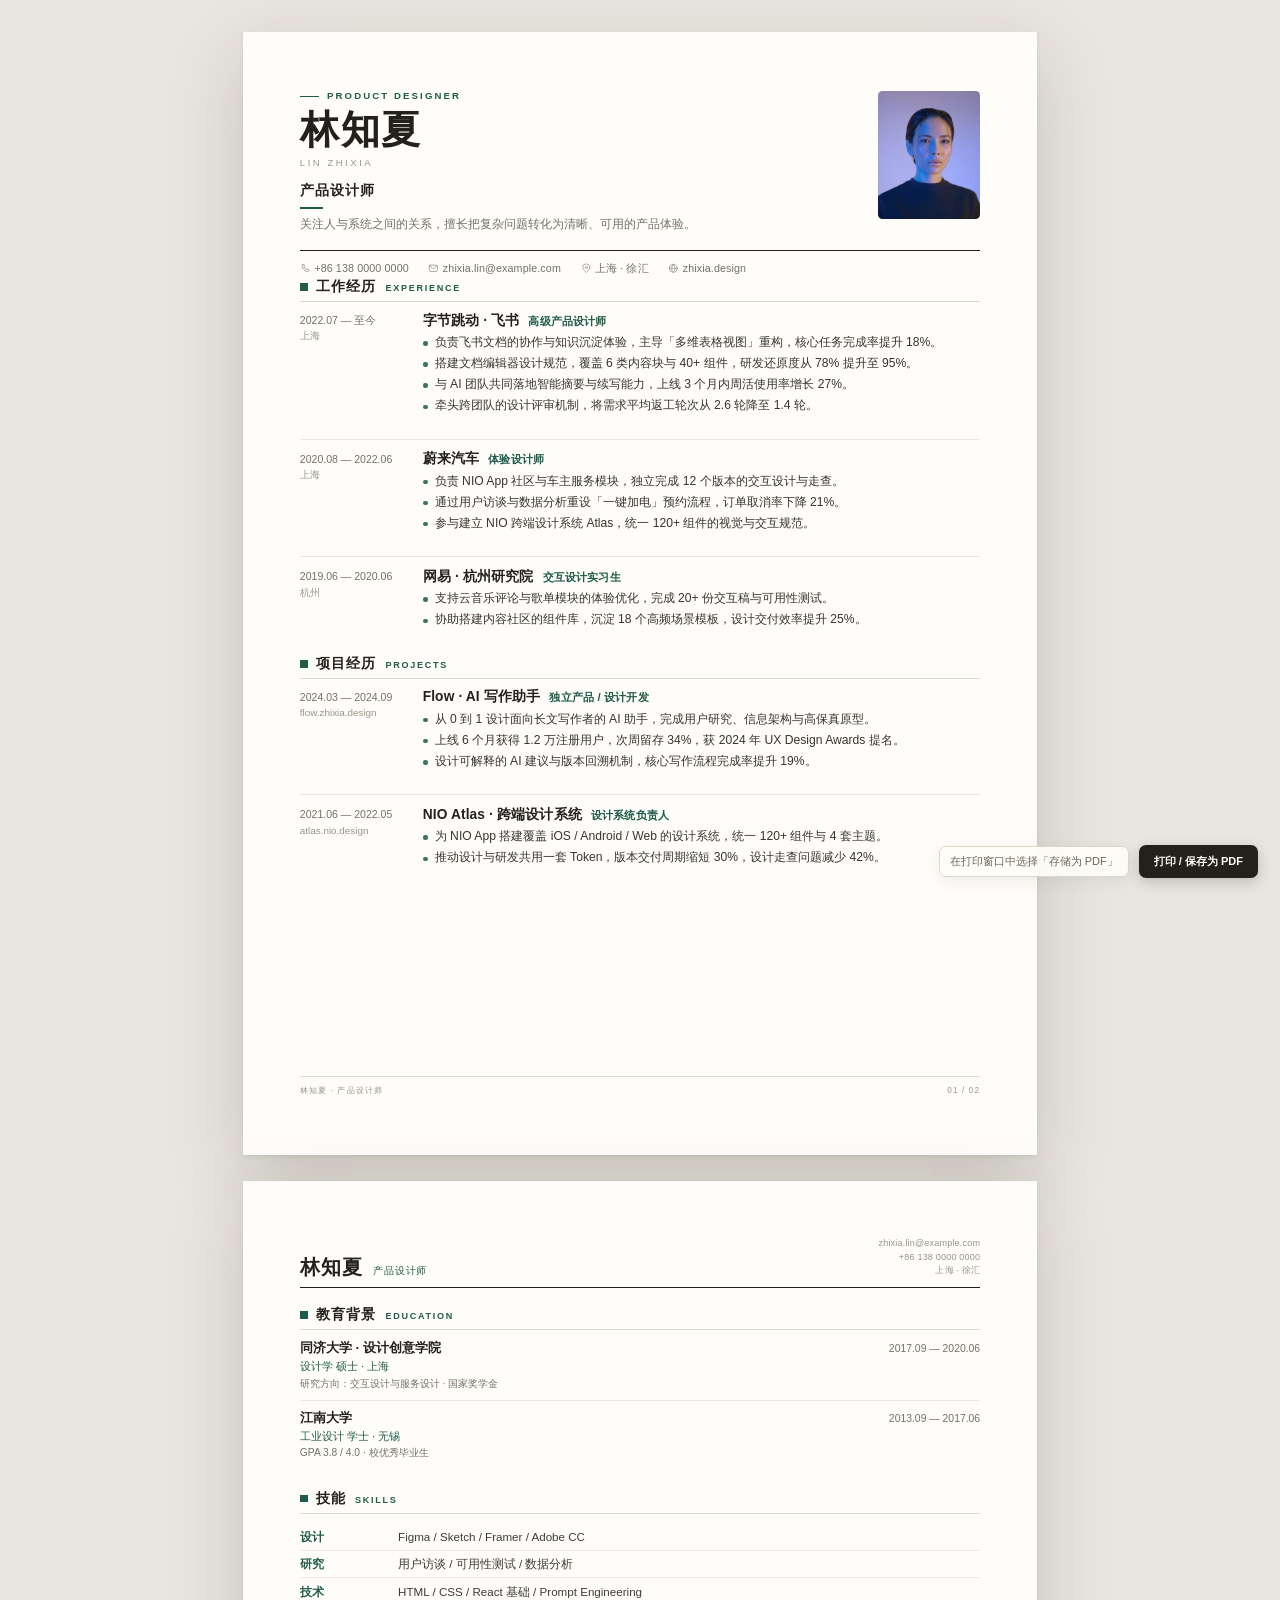
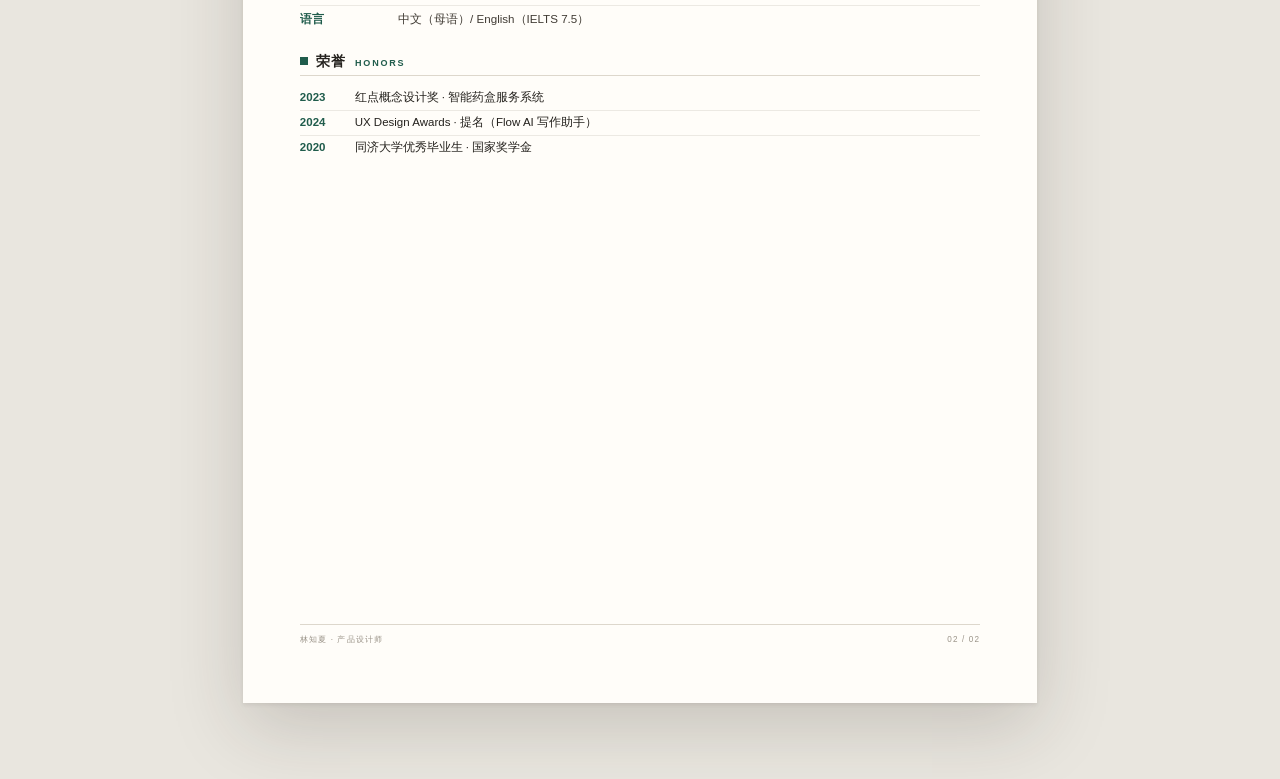
<file: exports/resume-multipage.html>
<!doctype html>
<html lang="zh-CN">
<head>
  <meta charset="utf-8">
  <meta name="viewport" content="width=device-width, initial-scale=1">
  <meta name="generator" content="纸间 Resume Studio">
  <title>林知夏 · 产品设计师 | 简历</title>
  <style>
    /* ---- resume styles (copied from the studio) ---- */

    /* ============================================================
       Resume / paper
       ============================================================ */
    .paper {
      --accent: #205c4c;
      --accent-soft: rgba(32, 92, 76, .1);
      --accent-deep: #163f34;
      --on-accent: #ffffff;
      --ink: #24211d;
      --muted: #777066;
      --faint: #9a9388;
      --line: #ddd7cc;
      --paper: #fffdf9;
      --sans: "PingFang SC", "Hiragino Sans GB", "Microsoft YaHei", "Noto Sans CJK SC", -apple-system, sans-serif;
      --serif: "Songti SC", "STSong", "Noto Serif CJK SC", "Source Han Serif SC", Georgia, serif;
      --font-body: var(--sans);
      --font-display: var(--serif);
      --type-scale: 1;
      --lh: 1.55;
      --lh-scale: 1;
      --margin: 15mm;
      width: 210mm;
      min-height: 297mm;
      margin: 0;
      padding: var(--margin);
      box-sizing: border-box;
      position: relative;
      background: var(--paper);
      color: var(--ink);
      font-family: var(--font-body);
      font-size: calc(10.2pt * var(--type-scale));
      line-height: var(--lh);
      text-rendering: optimizeLegibility;
      -webkit-font-smoothing: antialiased;
      -webkit-print-color-adjust: exact;
      print-color-adjust: exact;
      overflow: visible;
    }
    .paper * { box-sizing: border-box; }
    .paper p, .paper h1, .paper h2, .paper h3, .paper ul, .paper li { margin: 0; padding: 0; }
    .paper ul { list-style: none; }
    .paper a { color: inherit; text-decoration: none; }
    .paper.font-sans { --font-body: var(--sans); --font-display: var(--sans); }
    .paper.font-serif { --font-body: var(--serif); --font-display: var(--serif); }
    .paper.font-mix { --font-body: var(--sans); --font-display: var(--serif); }
    .paper.tpl-sidebar { padding: 0; display: grid; grid-template-columns: 62mm 1fr; align-content: stretch; }
    .paper.tpl-sidebar.font-serif { --font-body: var(--sans); --font-display: var(--serif); }

    .rs-icon {
      width: 8.5pt;
      height: 8.5pt;
      display: inline-block;
      vertical-align: -1.1pt;
      margin-right: 1.2mm;
      flex: 0 0 auto;
      stroke: currentColor;
      fill: none;
      stroke-width: 1.8;
      stroke-linecap: round;
      stroke-linejoin: round;
      opacity: .72;
    }

    /* ---------- shared section furniture ---------- */
    .rs-section { margin-top: 5.2mm; }
    .rs-section:first-child { margin-top: 0; }
    .rs-head {
      display: flex;
      align-items: baseline;
      gap: 2.4mm;
      padding-bottom: 1.5mm;
      border-bottom: .45pt solid var(--line);
      margin-bottom: 2.5mm;
    }
    .rs-head h2 {
      font-family: var(--font-body);
      font-size: calc(10.8pt * var(--type-scale));
      line-height: calc(1.2 * var(--lh-scale));
      font-weight: 650;
      letter-spacing: .085em;
      white-space: nowrap;
    }
    .rs-head h2::before {
      content: "";
      display: inline-block;
      width: 2.1mm;
      height: 2.1mm;
      margin-right: 2.1mm;
      background: var(--accent);
      vertical-align: .15mm;
    }
    .rs-head .en {
      font-family: var(--sans);
      font-size: calc(6.8pt * var(--type-scale));
      font-weight: 600;
      letter-spacing: .19em;
      color: var(--accent);
      text-transform: uppercase;
      white-space: nowrap;
    }
    .rs-head .rule { flex: 1; height: 0; }
    .paper.no-bilingual .rs-head .en { display: none; }

    .rs-entry { padding: 0 0 2.8mm; }
    .rs-entry:last-child { padding-bottom: .8mm; }
    .rs-entry + .rs-entry { margin-top: 2.8mm; border-top: .35pt solid color-mix(in srgb, var(--line) 62%, white); padding-top: 2.8mm; }
    .rs-entry-grid { display: grid; grid-template-columns: 28mm 1fr; gap: 4.5mm; }
    .rs-when {
      font-size: calc(7.9pt * var(--type-scale));
      color: var(--muted);
      line-height: calc(1.5 * var(--lh-scale));
      font-variant-numeric: tabular-nums;
      padding-top: .35mm;
    }
    .rs-when .place { display: block; color: var(--faint); font-size: calc(7.4pt * var(--type-scale)); margin-top: .2mm; }
    .rs-entry-top { display: flex; align-items: baseline; flex-wrap: wrap; gap: 1.5mm 2.4mm; margin-bottom: .7mm; }
    .rs-entry-top h3 {
      font-size: calc(10.3pt * var(--type-scale));
      font-weight: 650;
      letter-spacing: .01em;
      line-height: calc(1.35 * var(--lh-scale));
    }
    .rs-entry-top .at {
      font-size: calc(8.6pt * var(--type-scale));
      color: var(--accent);
      font-weight: 600;
      letter-spacing: .015em;
    }
    .rs-entry-sub { font-size: calc(8.2pt * var(--type-scale)); color: var(--muted); line-height: calc(1.45 * var(--lh-scale)); }
    .rs-link { color: var(--accent); font-size: calc(7.6pt * var(--type-scale)); letter-spacing: .02em; }

    .rs-bullets { margin-top: 1.35mm; }
    .rs-bullets li {
      position: relative;
      padding-left: 3.2mm;
      margin: .55mm 0;
      font-size: calc(9.1pt * var(--type-scale));
      line-height: calc(1.57 * var(--lh-scale));
      color: #38342e;
      text-align: justify;
    }
    .rs-bullets li::before {
      content: "";
      position: absolute;
      left: .2mm;
      top: .68em;
      width: 1.15mm;
      height: 1.15mm;
      border-radius: 50%;
      background: var(--accent);
      opacity: .88;
    }

    .rs-skill-row {
      display: grid;
      grid-template-columns: 23mm 1fr;
      gap: 3mm;
      padding: 1.2mm 0;
      border-bottom: .3pt solid color-mix(in srgb, var(--line) 55%, white);
      font-size: calc(8.7pt * var(--type-scale));
      line-height: calc(1.5 * var(--lh-scale));
    }
    .rs-skill-row:last-child { border-bottom: 0; }
    .rs-skill-label { color: var(--accent); font-weight: 650; letter-spacing: .04em; }
    .rs-skill-items { color: #403b34; }

    .rs-honor {
      display: grid;
      grid-template-columns: 12mm 1fr;
      gap: 2.5mm;
      padding: .95mm 0;
      font-size: calc(8.65pt * var(--type-scale));
      line-height: calc(1.45 * var(--lh-scale));
      border-bottom: .3pt solid color-mix(in srgb, var(--line) 55%, white);
    }
    .rs-honor:last-child { border-bottom: 0; }
    .rs-honor .year { color: var(--accent); font-weight: 650; font-variant-numeric: tabular-nums; }

    .rs-edu { padding: 0 0 2.1mm; }
    .rs-edu + .rs-edu { border-top: .3pt solid color-mix(in srgb, var(--line) 60%, white); padding-top: 2.1mm; }
    .rs-edu-top { display: flex; align-items: baseline; justify-content: space-between; gap: 3mm; }
    .rs-edu-top h3 { font-size: calc(9.8pt * var(--type-scale)); font-weight: 650; line-height: calc(1.4 * var(--lh-scale)); }
    .rs-edu-top .period { font-size: calc(7.8pt * var(--type-scale)); color: var(--muted); white-space: nowrap; font-variant-numeric: tabular-nums; }
    .rs-edu-degree { font-size: calc(8.4pt * var(--type-scale)); color: var(--accent); margin-top: .2mm; }
    .rs-edu-detail { font-size: calc(7.7pt * var(--type-scale)); color: var(--muted); margin-top: .35mm; line-height: calc(1.45 * var(--lh-scale)); }

    /* ============================================================
       01 / Minimal
       ============================================================ */
    .tpl-minimal { padding: var(--margin); }
    .tpl-minimal .masthead {
      display: grid;
      grid-template-columns: 1fr auto;
      gap: 9mm;
      align-items: start;
      padding-bottom: 4.2mm;
      border-bottom: 1.25pt solid var(--ink);
    }
    .tpl-minimal .kicker {
      display: flex;
      align-items: center;
      gap: 2.2mm;
      margin-bottom: 2mm;
      font-family: var(--sans);
      font-size: calc(7.2pt * var(--type-scale));
      font-weight: 650;
      letter-spacing: .22em;
      color: var(--accent);
      text-transform: uppercase;
    }
    .tpl-minimal .kicker::before { content: ""; width: 5mm; height: .9pt; background: var(--accent); }
    .tpl-minimal h1 {
      font-family: var(--font-display);
      font-size: calc(29pt * var(--type-scale));
      line-height: calc(1.03 * var(--lh-scale));
      font-weight: 600;
      letter-spacing: .045em;
      color: var(--ink);
    }
    .tpl-minimal .name-en {
      margin-top: 1.3mm;
      font-family: var(--sans);
      font-size: calc(7.1pt * var(--type-scale));
      letter-spacing: .27em;
      color: var(--faint);
      text-transform: uppercase;
    }
    .tpl-minimal .role {
      display: inline-block;
      margin-top: 2.6mm;
      font-size: calc(10.3pt * var(--type-scale));
      font-weight: 600;
      letter-spacing: .08em;
      color: var(--ink);
    }
    .tpl-minimal .role::after {
      content: "";
      display: block;
      width: 6mm;
      height: 1.3pt;
      background: var(--accent);
      margin-top: 1.4mm;
    }
    .tpl-minimal .tagline {
      max-width: 126mm;
      margin-top: 2mm;
      font-size: calc(8.65pt * var(--type-scale));
      line-height: calc(1.55 * var(--lh-scale));
      color: var(--muted);
      text-align: justify;
    }
    .tpl-minimal .photo {
      width: 27mm;
      height: 34mm;
      border-radius: 1.2mm;
      overflow: hidden;
      background: var(--accent-soft);
      margin-top: .5mm;
    }
    .tpl-minimal .photo img { width: 100%; height: 100%; object-fit: cover; display: block; }
    .tpl-minimal .contact {
      display: flex;
      flex-wrap: wrap;
      gap: 1.8mm 5.2mm;
      padding: 2.4mm 0 .5mm;
      font-size: calc(8.05pt * var(--type-scale));
      color: var(--muted);
      letter-spacing: .01em;
    }
    .tpl-minimal .contact span { white-space: nowrap; }
    .tpl-minimal .contact .rs-icon { width: 8pt; height: 8pt; margin-right: 1mm; }
    .tpl-minimal .rs-section { margin-top: 5.5mm; }
    .tpl-minimal .rs-head h2 { font-size: calc(10.4pt * var(--type-scale)); }

    /* ============================================================
       02 / Sidebar
       ============================================================ */
    .tpl-sidebar .side {
      background: var(--accent);
      color: var(--on-accent);
      padding: 13mm 9mm 12mm;
      min-height: 297mm;
      display: flex;
      flex-direction: column;
      -webkit-print-color-adjust: exact;
      print-color-adjust: exact;
    }
    .tpl-sidebar .side-photo {
      width: 39mm;
      height: 47mm;
      border-radius: 1.4mm;
      overflow: hidden;
      margin: 0 auto 7mm;
      background: color-mix(in srgb, var(--accent) 74%, black);
      box-shadow: 0 0 0 .8mm color-mix(in srgb, var(--on-accent) 22%, transparent);
    }
    .tpl-sidebar .side-photo img { width: 100%; height: 100%; object-fit: cover; display: block; }
    .tpl-sidebar .side-name {
      font-family: var(--font-display);
      font-size: calc(22.5pt * var(--type-scale));
      line-height: calc(1.1 * var(--lh-scale));
      font-weight: 600;
      letter-spacing: .08em;
      text-align: center;
      color: var(--on-accent);
    }
    .tpl-sidebar .side-name-en {
      margin-top: 1.5mm;
      text-align: center;
      font-family: var(--sans);
      font-size: calc(6.5pt * var(--type-scale));
      letter-spacing: .26em;
      color: color-mix(in srgb, var(--on-accent) 66%, transparent);
      text-transform: uppercase;
    }
    .tpl-sidebar .side-role {
      margin: 2.5mm auto 6mm;
      padding-top: 2.4mm;
      border-top: .5pt solid color-mix(in srgb, var(--on-accent) 30%, transparent);
      font-size: calc(8.3pt * var(--type-scale));
      letter-spacing: .13em;
      text-align: center;
      color: color-mix(in srgb, var(--on-accent) 86%, transparent);
    }
    .tpl-sidebar .side-tagline {
      margin-bottom: 6mm;
      font-size: calc(8pt * var(--type-scale));
      line-height: calc(1.6 * var(--lh-scale));
      color: color-mix(in srgb, var(--on-accent) 74%, transparent);
      text-align: left;
    }
    .tpl-sidebar .side-contact { display: flex; flex-direction: column; gap: 2.3mm; margin-bottom: 8mm; }
    .tpl-sidebar .side-contact div {
      display: flex;
      align-items: flex-start;
      gap: 1.5mm;
      font-size: calc(7.65pt * var(--type-scale));
      line-height: calc(1.4 * var(--lh-scale));
      color: color-mix(in srgb, var(--on-accent) 88%, transparent);
      word-break: break-word;
    }
    .tpl-sidebar .side-contact .rs-icon { width: 8pt; height: 8pt; margin: .2mm 0 0; opacity: .6; }
    .tpl-sidebar .side-section { margin-top: 7.2mm; }
    .tpl-sidebar .side-head {
      display: flex;
      align-items: baseline;
      gap: 1.6mm;
      padding-bottom: 1.4mm;
      border-bottom: .45pt solid color-mix(in srgb, var(--on-accent) 26%, transparent);
      margin-bottom: 2.4mm;
    }
    .tpl-sidebar .side-head h2 {
      font-size: calc(9.2pt * var(--type-scale));
      font-weight: 650;
      letter-spacing: .1em;
      color: var(--on-accent);
      white-space: nowrap;
    }
    .tpl-sidebar .side-head .en {
      font-family: var(--sans);
      font-size: calc(6pt * var(--type-scale));
      letter-spacing: .16em;
      color: color-mix(in srgb, var(--on-accent) 55%, transparent);
      white-space: nowrap;
    }
    .paper.tpl-sidebar.no-bilingual .side-head .en { display: none; }
    .tpl-sidebar .side-skill { margin-bottom: 2.2mm; }
    .tpl-sidebar .side-skill b {
      display: block;
      margin-bottom: .55mm;
      font-size: calc(7.45pt * var(--type-scale));
      font-weight: 650;
      letter-spacing: .04em;
      color: color-mix(in srgb, var(--on-accent) 82%, transparent);
    }
    .tpl-sidebar .side-skill p {
      font-size: calc(7.55pt * var(--type-scale));
      line-height: calc(1.5 * var(--lh-scale));
      color: color-mix(in srgb, var(--on-accent) 92%, transparent);
    }
    .tpl-sidebar .side-edu { margin-bottom: 2.6mm; }
    .tpl-sidebar .side-edu h3 { font-size: calc(8.2pt * var(--type-scale)); font-weight: 650; line-height: calc(1.4 * var(--lh-scale)); color: var(--on-accent); }
    .tpl-sidebar .side-edu p { font-size: calc(7.3pt * var(--type-scale)); line-height: calc(1.45 * var(--lh-scale)); color: color-mix(in srgb, var(--on-accent) 72%, transparent); }
    .tpl-sidebar .side-edu .when { font-size: calc(6.9pt * var(--type-scale)); letter-spacing: .03em; color: color-mix(in srgb, var(--on-accent) 58%, transparent); }

    .tpl-sidebar .main {
      padding: 14mm 13mm 12mm 11.5mm;
      min-width: 0;
      min-height: 297mm;
      display: flex;
      flex-direction: column;
    }
    .tpl-sidebar .main-intro {
      padding-bottom: 5mm;
      margin-bottom: 6.4mm;
      border-bottom: .45pt solid var(--line);
    }
    .tpl-sidebar .main-kicker {
      display: flex;
      align-items: center;
      gap: 2mm;
      margin-bottom: 2.2mm;
      font-family: var(--sans);
      font-size: calc(6.6pt * var(--type-scale));
      font-weight: 600;
      letter-spacing: .22em;
      color: var(--accent);
      text-transform: uppercase;
    }
    .tpl-sidebar .main-kicker::after { content: ""; flex: 1; height: .4pt; background: var(--line); }
    .tpl-sidebar .main-intro p {
      font-family: var(--font-display);
      font-size: calc(14.2pt * var(--type-scale));
      line-height: calc(1.6 * var(--lh-scale));
      color: #35312b;
      letter-spacing: .015em;
    }
    .tpl-sidebar .rs-section { margin-top: 6.8mm; }
    .tpl-sidebar .rs-head h2 { font-size: calc(10.2pt * var(--type-scale)); }
    .tpl-sidebar .rs-head { margin-bottom: 3mm; }
    .tpl-sidebar .rs-entry-grid { grid-template-columns: 23mm 1fr; gap: 4mm; }
    .tpl-sidebar .rs-bullets li { font-size: calc(9.05pt * var(--type-scale)); line-height: calc(1.64 * var(--lh-scale)); }
    .tpl-sidebar .rs-entry { padding-bottom: 3.2mm; }
    .tpl-sidebar .rs-entry + .rs-entry { margin-top: 3.2mm; padding-top: 3.2mm; }
    .tpl-sidebar .rs-footer {
      margin-top: auto;
      padding-top: 4mm;
      border-top: .45pt solid var(--line);
      display: flex;
      align-items: baseline;
      justify-content: space-between;
      gap: 4mm;
      font-family: var(--sans);
      font-size: calc(6.3pt * var(--type-scale));
      letter-spacing: .16em;
      color: var(--faint);
      text-transform: uppercase;
    }
    .tpl-sidebar .side-foot {
      margin-top: auto;
      padding-top: 4mm;
      border-top: .45pt solid color-mix(in srgb, var(--on-accent) 24%, transparent);
      display: flex;
      align-items: baseline;
      justify-content: space-between;
      gap: 3mm;
      font-family: var(--sans);
      font-size: calc(6pt * var(--type-scale));
      letter-spacing: .12em;
      color: color-mix(in srgb, var(--on-accent) 55%, transparent);
    }

    /* ============================================================
       03 / Editorial
       ============================================================ */
    .tpl-editorial {
      padding: calc(var(--margin) - 1mm) var(--margin) var(--margin);
      background:
        linear-gradient(180deg, color-mix(in srgb, var(--accent) 3.2%, var(--paper)) 0, var(--paper) 48mm);
      display: flex;
      flex-direction: column;
    }
    .tpl-editorial .masthead {
      display: grid;
      grid-template-columns: 43mm 1fr 25mm;
      gap: 7mm;
      align-items: center;
      padding: 1mm 0 5.5mm;
      border-bottom: 1.3pt solid var(--ink);
    }
    .tpl-editorial .masthead.no-photo { grid-template-columns: 43mm 1fr; }
    .tpl-editorial .masthead.no-contact { grid-template-columns: 1fr 25mm; }
    .tpl-editorial .masthead.no-photo.no-contact { grid-template-columns: 1fr; }
    .tpl-editorial .contact-col {
      display: flex;
      flex-direction: column;
      gap: 1.9mm;
      font-size: calc(7.45pt * var(--type-scale));
      line-height: calc(1.4 * var(--lh-scale));
      color: var(--muted);
      border-left: .5pt solid var(--accent);
      padding-left: 3.5mm;
      word-break: break-word;
    }
    .tpl-editorial .contact-col div { display: flex; align-items: flex-start; gap: 1.4mm; }
    .tpl-editorial .contact-col .rs-icon { width: 7.6pt; height: 7.6pt; margin-top: .2mm; opacity: .6; }
    .tpl-editorial .title-col { text-align: center; min-width: 0; }
    .tpl-editorial .cv-kicker {
      display: block;
      margin-bottom: 2.6mm;
      font-family: var(--sans);
      font-size: calc(6.7pt * var(--type-scale));
      font-weight: 600;
      letter-spacing: .3em;
      color: var(--accent);
      text-transform: uppercase;
    }
    .tpl-editorial h1 {
      font-family: var(--font-display);
      font-size: calc(31pt * var(--type-scale));
      line-height: calc(1 * var(--lh-scale));
      font-weight: 500;
      letter-spacing: .13em;
      color: var(--ink);
    }
    .tpl-editorial .role-line {
      display: flex;
      align-items: center;
      justify-content: center;
      gap: 2.5mm;
      margin-top: 2.5mm;
      font-size: calc(8.6pt * var(--type-scale));
      letter-spacing: .1em;
      color: var(--accent);
    }
    .tpl-editorial .role-line::before,
    .tpl-editorial .role-line::after {
      content: "";
      width: 7mm;
      height: .5pt;
      background: color-mix(in srgb, var(--accent) 45%, white);
    }
    .tpl-editorial .tagline {
      max-width: 108mm;
      margin: 2.4mm auto 0;
      font-size: calc(8.25pt * var(--type-scale));
      line-height: calc(1.55 * var(--lh-scale));
      color: var(--muted);
      text-align: center;
    }
    .tpl-editorial .photo {
      width: 25mm;
      height: 31mm;
      position: relative;
      margin-left: auto;
      z-index: 0;
    }
    .tpl-editorial .photo::before {
      content: "";
      position: absolute;
      inset: 2.2mm -2.2mm -2.2mm 2.2mm;
      background: var(--accent-soft);
      border: .4pt solid color-mix(in srgb, var(--accent) 25%, white);
      z-index: -1;
    }
    .tpl-editorial .photo img {
      width: 100%;
      height: 100%;
      object-fit: cover;
      display: block;
      filter: saturate(.92);
      border: .35pt solid var(--line);
    }
    .tpl-editorial .body-grid {
      flex: 1;
      display: grid;
      grid-template-columns: 1.62fr .88fr;
      gap: 10mm;
      padding-top: 6.4mm;
    }
    .tpl-editorial .col-main { min-width: 0; }
    .tpl-editorial .col-side {
      min-width: 0;
      padding-left: 6.5mm;
      border-left: .45pt solid var(--line);
    }
    .tpl-editorial .rs-section { margin-top: 7mm; }
    .tpl-editorial .rs-section:first-child { margin-top: 0; }
    .tpl-editorial .rs-head {
      border-bottom: .6pt solid var(--ink);
      padding-bottom: 1.7mm;
      margin-bottom: 2.7mm;
    }
    .tpl-editorial .rs-head h2 {
      font-family: var(--font-display);
      font-size: calc(12.4pt * var(--type-scale));
      font-weight: 600;
      letter-spacing: .08em;
    }
    .tpl-editorial .rs-head h2::before {
      width: 1.4mm;
      height: 1.4mm;
      margin-right: 1.8mm;
      background: var(--accent);
    }
    .tpl-editorial .rs-head .en { font-size: calc(6.4pt * var(--type-scale)); letter-spacing: .16em; }
    .tpl-editorial .rs-entry-grid { grid-template-columns: 1fr; gap: 0; }
    .tpl-editorial .rs-when {
      order: 2;
      margin-top: .5mm;
      font-family: var(--sans);
      font-size: calc(7.2pt * var(--type-scale));
      letter-spacing: .04em;
      color: var(--faint);
    }
    .tpl-editorial .rs-when .place { display: inline; margin-left: 2mm; }
    .tpl-editorial .rs-entry-top { margin-bottom: .5mm; }
    .tpl-editorial .rs-entry-top h3 { font-family: var(--font-display); font-size: calc(11pt * var(--type-scale)); font-weight: 600; }
    .tpl-editorial .rs-entry-top .at { font-size: calc(8.4pt * var(--type-scale)); }
    .tpl-editorial .rs-entry + .rs-entry { margin-top: 3mm; padding-top: 3mm; }
    .tpl-editorial .rs-bullets li { font-size: calc(8.6pt * var(--type-scale)); line-height: calc(1.62 * var(--lh-scale)); }
    .tpl-editorial .col-side .rs-bullets li { font-size: calc(8.1pt * var(--type-scale)); }
    .tpl-editorial .rs-skill-row { grid-template-columns: 1fr; gap: .2mm; padding: 1.3mm 0; font-size: calc(8.3pt * var(--type-scale)); }
    .tpl-editorial .rs-skill-label { font-family: var(--font-display); font-size: calc(9.2pt * var(--type-scale)); letter-spacing: .04em; }
    .tpl-editorial .rs-skill-items { font-size: calc(8.05pt * var(--type-scale)); color: var(--muted); }
    .tpl-editorial .rs-honor { grid-template-columns: 10mm 1fr; font-size: calc(8.05pt * var(--type-scale)); }
    .tpl-editorial .rs-edu { padding-bottom: 2.3mm; }
    .tpl-editorial .rs-edu-top { display: block; }
    .tpl-editorial .rs-edu-top h3 { font-family: var(--font-display); font-size: calc(9.6pt * var(--type-scale)); }
    .tpl-editorial .rs-edu-top .period { display: block; margin-top: .2mm; }
    .tpl-editorial .rs-edu + .rs-edu { padding-top: 2.3mm; }
    .tpl-editorial .ed-footer {
      margin-top: auto;
      padding-top: 4.5mm;
      border-top: .45pt solid var(--line);
      display: flex;
      align-items: baseline;
      justify-content: space-between;
      gap: 5mm;
      font-family: var(--sans);
      font-size: calc(6.3pt * var(--type-scale));
      letter-spacing: .15em;
      color: var(--faint);
      text-transform: uppercase;
    }

    /* ============================================================
       Multi-page flow
       ============================================================ */
    .paper.page {
      height: 297mm;
      min-height: 297mm;
      max-height: 297mm;
      overflow: hidden;
    }
    .paper.page .page-flow {
      flex: 1 1 auto;
      min-height: 0;
      overflow: hidden;
      position: relative;
    }
    .paper.page .page-flow > .rs-section:first-child { margin-top: 0; }
    .rs-head h2 .rs-cont {
      font-family: var(--sans);
      font-size: .54em;
      font-weight: 500;
      letter-spacing: .08em;
      color: var(--faint);
      margin-left: 1.2mm;
      vertical-align: .12em;
    }

    /* ---------- running header / page footer (single-column) ---------- */
    .tpl-minimal.page { display: flex; flex-direction: column; }
    .running-head {
      display: flex;
      align-items: flex-end;
      justify-content: space-between;
      gap: 6mm;
      padding-bottom: 2.4mm;
      border-bottom: .8pt solid var(--ink);
      margin-bottom: 4.8mm;
    }
    .running-id { display: flex; align-items: baseline; gap: 2.6mm; min-width: 0; }
    .running-name {
      font-family: var(--font-display);
      font-size: calc(15pt * var(--type-scale));
      font-weight: 600;
      line-height: 1;
      letter-spacing: .06em;
      white-space: nowrap;
    }
    .running-role {
      font-size: calc(7.4pt * var(--type-scale));
      color: var(--accent);
      letter-spacing: .08em;
      white-space: nowrap;
    }
    .running-contact {
      font-size: calc(6.8pt * var(--type-scale));
      color: var(--faint);
      letter-spacing: .02em;
      text-align: right;
      line-height: 1.5;
      min-width: 0;
    }
    .page-foot {
      margin-top: 3mm;
      padding-top: 2.2mm;
      border-top: .35pt solid var(--line);
      display: flex;
      align-items: baseline;
      justify-content: space-between;
      gap: 4mm;
      font-family: var(--sans);
      font-size: calc(6.1pt * var(--type-scale));
      letter-spacing: .14em;
      color: var(--faint);
      text-transform: uppercase;
    }

    /* ---------- sidebar continuation page ---------- */
    .tpl-sidebar.page .main {
      height: 297mm;
      min-height: 297mm;
      display: flex;
      flex-direction: column;
    }
    .tpl-sidebar.page .page-flow { flex: 1 1 auto; min-height: 0; }
    .tpl-sidebar.page .main-intro + .page-flow > .rs-section:first-child { margin-top: 6.8mm; }
    .tpl-sidebar .side.compact {
      padding: 15mm 9mm 12mm;
      justify-content: flex-start;
    }
    .tpl-sidebar .side.compact .side-photo {
      width: 30mm;
      height: 36mm;
      margin-bottom: 6mm;
    }
    .tpl-sidebar .side.compact .side-name { font-size: calc(17.5pt * var(--type-scale)); }
    .tpl-sidebar .side.compact .side-role { margin-bottom: 8mm; }
    .tpl-sidebar .side.compact .side-contact { margin-bottom: 9mm; }
    .tpl-sidebar .side-cont {
      margin-top: auto;
      padding-top: 4mm;
      border-top: .45pt solid color-mix(in srgb, var(--on-accent) 24%, transparent);
      display: flex;
      justify-content: space-between;
      gap: 3mm;
      font-family: var(--sans);
      font-size: calc(5.9pt * var(--type-scale));
      letter-spacing: .14em;
      text-transform: uppercase;
      color: color-mix(in srgb, var(--on-accent) 54%, transparent);
    }

    /* ---------- editorial continuation page ---------- */
    .tpl-editorial.page { height: 297mm; display: flex; flex-direction: column; }
    .tpl-editorial.page .body-grid { flex: 1 1 auto; min-height: 0; }
    .tpl-editorial.page .col-main { display: flex; flex-direction: column; min-height: 0; }
    .tpl-editorial.page .page-flow { flex: 1 1 auto; min-height: 0; }
    .tpl-editorial .body-grid.continuation {
      grid-template-columns: 1fr;
      padding-top: 5mm;
    }
    .ed-running {
      display: flex;
      align-items: flex-end;
      justify-content: space-between;
      gap: 8mm;
      padding-bottom: 3mm;
      border-bottom: 1pt solid var(--ink);
      margin-bottom: 1mm;
    }
    .ed-running .run-title {
      display: flex;
      align-items: baseline;
      gap: 3mm;
    }
    .ed-running h2 {
      font-family: var(--font-display);
      font-size: calc(19pt * var(--type-scale));
      font-weight: 500;
      line-height: 1;
      letter-spacing: .1em;
    }
    .ed-running .run-role {
      font-size: calc(7.2pt * var(--type-scale));
      letter-spacing: .1em;
      color: var(--accent);
    }
    .ed-running .run-meta {
      text-align: right;
      font-family: var(--sans);
      font-size: calc(6.2pt * var(--type-scale));
      line-height: 1.55;
      letter-spacing: .1em;
      color: var(--faint);
      text-transform: uppercase;
    }

    /* ---------- page labels ---------- */
    .page-label { white-space: nowrap; font-variant-numeric: tabular-nums; }

    @media print {
      .paper.page { break-inside: avoid; page-break-inside: avoid; }
    }

    @page { size: A4; margin: 0; }
    @media print {
      .paper { box-shadow: none !important; margin: 0 !important; }
    }
  
    /* ---- standalone pages ---- */
    html, body { margin: 0; padding: 0; background: #e9e6df; color: #24211d; }
    body { min-height: 100vh; display: flex; align-items: flex-start; justify-content: center; padding: 32px 18px 76px; }
    .paper-stack { display: flex; flex-direction: column; align-items: stretch; gap: 26px; }
    .paper { flex: 0 0 auto; box-shadow: 0 2px 4px rgba(42,35,26,.08), 0 24px 70px rgba(42,35,26,.18); }
    .export-actions { position: fixed; right: 22px; bottom: 22px; display: flex; align-items: center; gap: 10px; z-index: 20; }
    .export-hint { color: #6f675a; font: 11px/1.4 -apple-system, BlinkMacSystemFont, "PingFang SC", sans-serif; background: rgba(255,253,248,.92); border: 1px solid #ddd6c9; border-radius: 7px; padding: 7px 10px; box-shadow: 0 4px 16px rgba(40,33,24,.08); }
    .export-print { border: 0; border-radius: 7px; background: #24211d; color: #fffdf8; font: 600 11px/1 -apple-system, BlinkMacSystemFont, "PingFang SC", sans-serif; padding: 11px 15px; cursor: pointer; box-shadow: 0 4px 14px rgba(40,33,24,.22); }
    .export-print:hover { background: #11100e; }
    @media (max-width: 860px) { body { padding: 14px 8px 70px; } .export-hint { display: none; } }
    @media print { @page { size: A4; margin: 0; } html, body { background: #fff !important; padding: 0 !important; display: block !important; } .paper-stack { display: block !important; width: 210mm !important; gap: 0 !important; } .paper { width: 210mm !important; box-shadow: none !important; margin: 0 !important; transform: none !important; break-after: page; page-break-after: always; } .paper:last-child { break-after: auto; page-break-after: auto; } .export-actions { display: none !important; } }
  </style>
</head>
<body>
<div class="paper-stack" style=""><div class="paper tpl-minimal font-mix page" style="--accent: #205c4c; --accent-soft: rgba(32, 92, 76, 0.1); --accent-deep: #1a4b3e; --on-accent: #ffffff; --type-scale: 1; --lh: 1.55; --lh-scale: 1; --margin: 15mm;"><header class="masthead"><div class="identity"><div class="kicker">PRODUCT DESIGNER</div><h1>林知夏</h1><div class="name-en">LIN ZHIXIA</div><div class="role">产品设计师</div><p class="tagline">关注人与系统之间的关系，擅长把复杂问题转化为清晰、可用的产品体验。</p></div><div class="photo"><img src="[data-uri]" alt="" style="object-position:50% 34%;transform:scale(1);"></div></header><div class="contact"><span><svg class="rs-icon" viewBox="0 0 24 24" aria-hidden="true"><path d="M6.4 3.8 8.8 3l1.7 4-1.9 1.4a14.5 14.5 0 0 0 6.9 6.9l1.5-1.9 4 1.7-.8 2.4c-.4 1.2-1.5 1.9-2.8 1.8C10.7 18.8 5.2 13.3 4.6 6.6c-.1-1.3.6-2.4 1.8-2.8Z"></path></svg>+86 138 0000 0000</span><span><svg class="rs-icon" viewBox="0 0 24 24" aria-hidden="true"><rect x="3" y="5" width="18" height="14" rx="2"></rect><path d="m3.6 6.5 7.2 6a2 2 0 0 0 2.4 0l7.2-6"></path></svg>zhixia.lin@example.com</span><span><svg class="rs-icon" viewBox="0 0 24 24" aria-hidden="true"><path d="M20 10c0 5.3-8 11-8 11S4 15.3 4 10a8 8 0 1 1 16 0Z"></path><circle cx="12" cy="10" r="2.5"></circle></svg>上海 · 徐汇</span><span><svg class="rs-icon" viewBox="0 0 24 24" aria-hidden="true"><circle cx="12" cy="12" r="9"></circle><path d="M3 12h18M12 3c2.4 2.5 3.7 5.6 3.7 9S14.4 18.5 12 21c-2.4-2.5-3.7-5.6-3.7-9S9.6 5.5 12 3Z"></path></svg>zhixia.design</span></div><div class="page-flow"><section class="rs-section" data-section="experience"><div class="rs-head"><h2>工作经历</h2><span class="en">EXPERIENCE</span><span class="rule"></span></div><div class="rs-entry"><div class="rs-entry-grid"><div class="rs-when">2022.07 — 至今<span class="place">上海</span></div><div class="rs-entry-main"><div class="rs-entry-top"><h3>字节跳动 · 飞书</h3><span class="at">高级产品设计师</span></div><ul class="rs-bullets"><li>负责飞书文档的协作与知识沉淀体验，主导「多维表格视图」重构，核心任务完成率提升 18%。</li><li>搭建文档编辑器设计规范，覆盖 6 类内容块与 40+ 组件，研发还原度从 78% 提升至 95%。</li><li>与 AI 团队共同落地智能摘要与续写能力，上线 3 个月内周活使用率增长 27%。</li><li>牵头跨团队的设计评审机制，将需求平均返工轮次从 2.6 轮降至 1.4 轮。</li></ul></div></div></div><div class="rs-entry"><div class="rs-entry-grid"><div class="rs-when">2020.08 — 2022.06<span class="place">上海</span></div><div class="rs-entry-main"><div class="rs-entry-top"><h3>蔚来汽车</h3><span class="at">体验设计师</span></div><ul class="rs-bullets"><li>负责 NIO App 社区与车主服务模块，独立完成 12 个版本的交互设计与走查。</li><li>通过用户访谈与数据分析重设「一键加电」预约流程，订单取消率下降 21%。</li><li>参与建立 NIO 跨端设计系统 Atlas，统一 120+ 组件的视觉与交互规范。</li></ul></div></div></div><div class="rs-entry"><div class="rs-entry-grid"><div class="rs-when">2019.06 — 2020.06<span class="place">杭州</span></div><div class="rs-entry-main"><div class="rs-entry-top"><h3>网易 · 杭州研究院</h3><span class="at">交互设计实习生</span></div><ul class="rs-bullets"><li>支持云音乐评论与歌单模块的体验优化，完成 20+ 份交互稿与可用性测试。</li><li>协助搭建内容社区的组件库，沉淀 18 个高频场景模板，设计交付效率提升 25%。</li></ul></div></div></div></section><section class="rs-section" data-section="projects"><div class="rs-head"><h2>项目经历</h2><span class="en">PROJECTS</span><span class="rule"></span></div><div class="rs-entry"><div class="rs-entry-grid"><div class="rs-when">2024.03 — 2024.09<span class="place">flow.zhixia.design</span></div><div class="rs-entry-main"><div class="rs-entry-top"><h3>Flow · AI 写作助手</h3><span class="at">独立产品 / 设计开发</span></div><ul class="rs-bullets"><li>从 0 到 1 设计面向长文写作者的 AI 助手，完成用户研究、信息架构与高保真原型。</li><li>上线 6 个月获得 1.2 万注册用户，次周留存 34%，获 2024 年 UX Design Awards 提名。</li><li>设计可解释的 AI 建议与版本回溯机制，核心写作流程完成率提升 19%。</li></ul></div></div></div><div class="rs-entry"><div class="rs-entry-grid"><div class="rs-when">2021.06 — 2022.05<span class="place">atlas.nio.design</span></div><div class="rs-entry-main"><div class="rs-entry-top"><h3>NIO Atlas · 跨端设计系统</h3><span class="at">设计系统负责人</span></div><ul class="rs-bullets"><li>为 NIO App 搭建覆盖 iOS / Android / Web 的设计系统，统一 120+ 组件与 4 套主题。</li><li>推动设计与研发共用一套 Token，版本交付周期缩短 30%，设计走查问题减少 42%。</li></ul></div></div></div></section></div><footer class="page-foot"><span>林知夏 · 产品设计师</span><span class="page-label" data-page-label="">01 / 02</span></footer></div><div class="paper tpl-minimal font-mix page" style="--accent: #205c4c; --accent-soft: rgba(32, 92, 76, 0.1); --accent-deep: #1a4b3e; --on-accent: #ffffff; --type-scale: 1; --lh: 1.55; --lh-scale: 1; --margin: 15mm;"><header class="running-head"><div class="running-id"><span class="running-name">林知夏</span><span class="running-role">产品设计师</span></div><div class="running-contact">zhixia.lin@example.com<br>+86 138 0000 0000<br>上海 · 徐汇</div></header><div class="page-flow"><section class="rs-section" data-section="education"><div class="rs-head"><h2>教育背景</h2><span class="en">EDUCATION</span><span class="rule"></span></div><div class="rs-edu"><div class="rs-edu-top"><h3>同济大学 · 设计创意学院</h3><span class="period">2017.09 — 2020.06</span></div><div class="rs-edu-degree">设计学 硕士 · 上海</div><div class="rs-edu-detail">研究方向：交互设计与服务设计 · 国家奖学金</div></div><div class="rs-edu"><div class="rs-edu-top"><h3>江南大学</h3><span class="period">2013.09 — 2017.06</span></div><div class="rs-edu-degree">工业设计 学士 · 无锡</div><div class="rs-edu-detail">GPA 3.8 / 4.0 · 校优秀毕业生</div></div></section><section class="rs-section" data-section="skills"><div class="rs-head"><h2>技能</h2><span class="en">SKILLS</span><span class="rule"></span></div><div class="rs-skill-row"><span class="rs-skill-label">设计</span><span class="rs-skill-items">Figma / Sketch / Framer / Adobe CC</span></div><div class="rs-skill-row"><span class="rs-skill-label">研究</span><span class="rs-skill-items">用户访谈 / 可用性测试 / 数据分析</span></div><div class="rs-skill-row"><span class="rs-skill-label">技术</span><span class="rs-skill-items">HTML / CSS / React 基础 / Prompt Engineering</span></div><div class="rs-skill-row"><span class="rs-skill-label">语言</span><span class="rs-skill-items">中文（母语）/ English（IELTS 7.5）</span></div></section><section class="rs-section" data-section="honors"><div class="rs-head"><h2>荣誉</h2><span class="en">HONORS</span><span class="rule"></span></div><div class="rs-honor"><span class="year">2023</span><span>红点概念设计奖 · 智能药盒服务系统</span></div><div class="rs-honor"><span class="year">2024</span><span>UX Design Awards · 提名（Flow AI 写作助手）</span></div><div class="rs-honor"><span class="year">2020</span><span>同济大学优秀毕业生 · 国家奖学金</span></div></section></div><footer class="page-foot"><span>林知夏 · 产品设计师</span><span class="page-label" data-page-label="">02 / 02</span></footer></div></div>
  <div class="export-actions">
    <span class="export-hint">在打印窗口中选择「存储为 PDF」</span>
    <button class="export-print" type="button" onclick="window.print()">打印 / 保存为 PDF</button>
  </div>
</body>
</html>
</file>
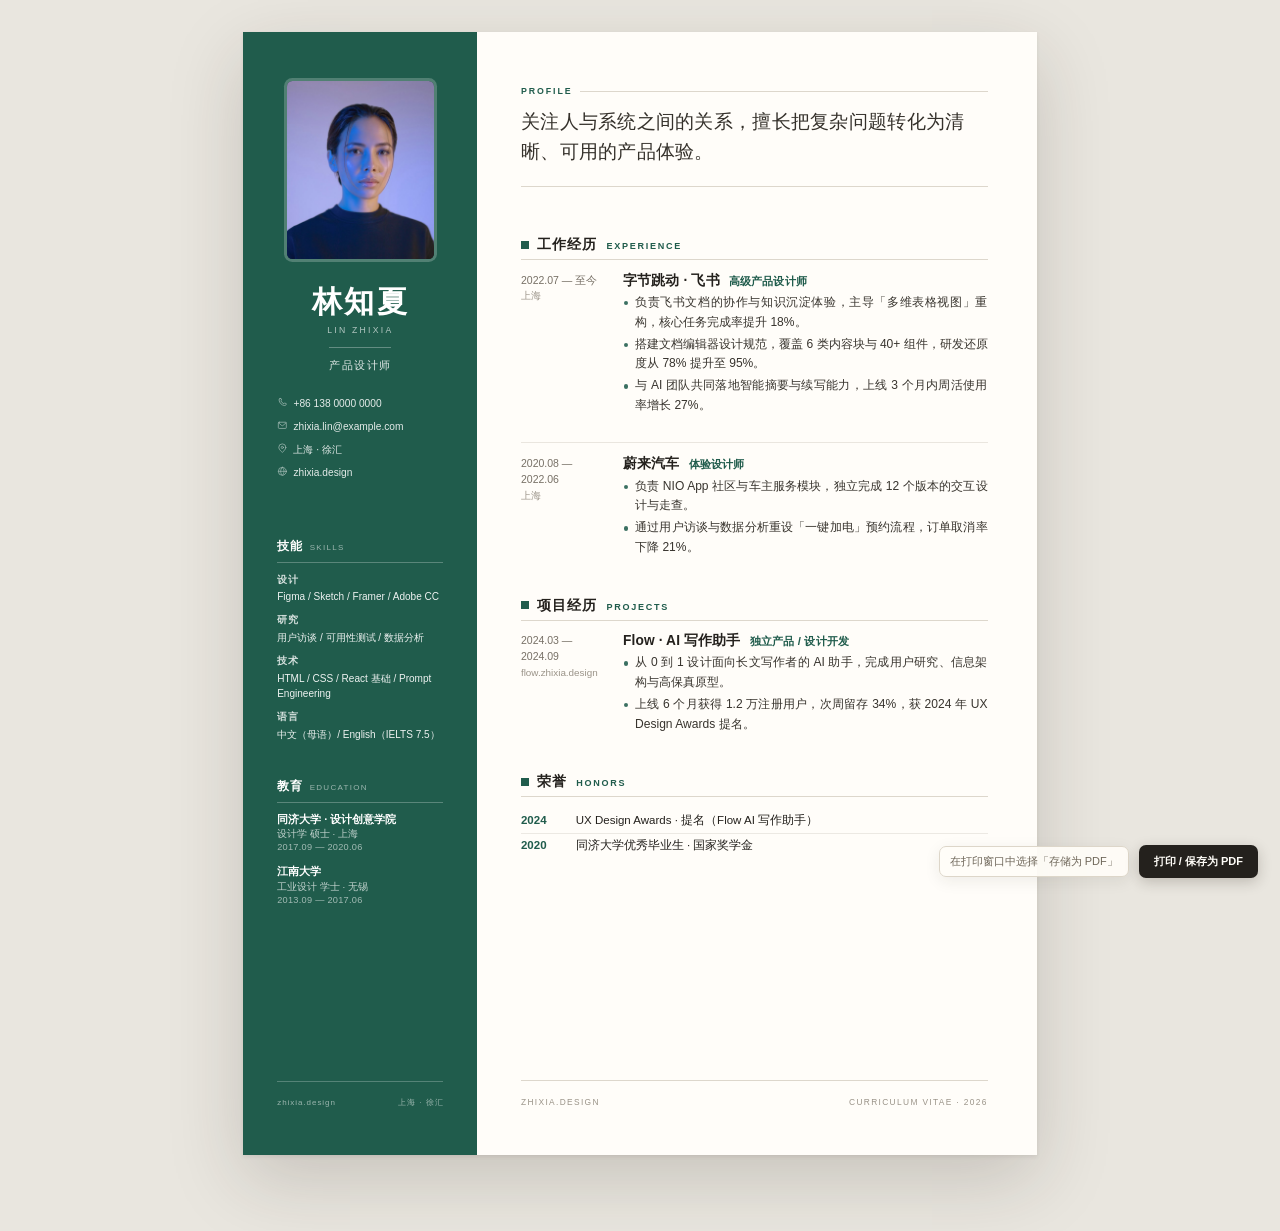
<file: exports/resume-sidebar.html>
<!doctype html>
<html lang="zh-CN">
<head>
  <meta charset="utf-8">
  <meta name="viewport" content="width=device-width, initial-scale=1">
  <meta name="generator" content="纸间 Resume Studio">
  <title>林知夏 · 产品设计师 | 简历</title>
  <style>
    /* ---- resume styles (copied from the studio) ---- */

    /* ============================================================
       Resume / paper
       ============================================================ */
    .paper {
      --accent: #205c4c;
      --accent-soft: rgba(32, 92, 76, .1);
      --accent-deep: #163f34;
      --on-accent: #ffffff;
      --ink: #24211d;
      --muted: #777066;
      --faint: #9a9388;
      --line: #ddd7cc;
      --paper: #fffdf9;
      --sans: "PingFang SC", "Hiragino Sans GB", "Microsoft YaHei", "Noto Sans CJK SC", -apple-system, sans-serif;
      --serif: "Songti SC", "STSong", "Noto Serif CJK SC", "Source Han Serif SC", Georgia, serif;
      --font-body: var(--sans);
      --font-display: var(--serif);
      --type-scale: 1;
      --lh: 1.55;
      --lh-scale: 1;
      --margin: 15mm;
      width: 210mm;
      min-height: 297mm;
      margin: 0;
      padding: var(--margin);
      box-sizing: border-box;
      position: relative;
      background: var(--paper);
      color: var(--ink);
      font-family: var(--font-body);
      font-size: calc(10.2pt * var(--type-scale));
      line-height: var(--lh);
      text-rendering: optimizeLegibility;
      -webkit-font-smoothing: antialiased;
      -webkit-print-color-adjust: exact;
      print-color-adjust: exact;
      overflow: visible;
    }
    .paper * { box-sizing: border-box; }
    .paper p, .paper h1, .paper h2, .paper h3, .paper ul, .paper li { margin: 0; padding: 0; }
    .paper ul { list-style: none; }
    .paper a { color: inherit; text-decoration: none; }
    .paper.font-sans { --font-body: var(--sans); --font-display: var(--sans); }
    .paper.font-serif { --font-body: var(--serif); --font-display: var(--serif); }
    .paper.font-mix { --font-body: var(--sans); --font-display: var(--serif); }
    .paper.tpl-sidebar { padding: 0; display: grid; grid-template-columns: 62mm 1fr; align-content: stretch; }
    .paper.tpl-sidebar.font-serif { --font-body: var(--sans); --font-display: var(--serif); }

    .rs-icon {
      width: 8.5pt;
      height: 8.5pt;
      display: inline-block;
      vertical-align: -1.1pt;
      margin-right: 1.2mm;
      flex: 0 0 auto;
      stroke: currentColor;
      fill: none;
      stroke-width: 1.8;
      stroke-linecap: round;
      stroke-linejoin: round;
      opacity: .72;
    }

    /* ---------- shared section furniture ---------- */
    .rs-section { margin-top: 5.2mm; }
    .rs-section:first-child { margin-top: 0; }
    .rs-head {
      display: flex;
      align-items: baseline;
      gap: 2.4mm;
      padding-bottom: 1.5mm;
      border-bottom: .45pt solid var(--line);
      margin-bottom: 2.5mm;
    }
    .rs-head h2 {
      font-family: var(--font-body);
      font-size: calc(10.8pt * var(--type-scale));
      line-height: calc(1.2 * var(--lh-scale));
      font-weight: 650;
      letter-spacing: .085em;
      white-space: nowrap;
    }
    .rs-head h2::before {
      content: "";
      display: inline-block;
      width: 2.1mm;
      height: 2.1mm;
      margin-right: 2.1mm;
      background: var(--accent);
      vertical-align: .15mm;
    }
    .rs-head .en {
      font-family: var(--sans);
      font-size: calc(6.8pt * var(--type-scale));
      font-weight: 600;
      letter-spacing: .19em;
      color: var(--accent);
      text-transform: uppercase;
      white-space: nowrap;
    }
    .rs-head .rule { flex: 1; height: 0; }
    .paper.no-bilingual .rs-head .en { display: none; }

    .rs-entry { padding: 0 0 2.8mm; }
    .rs-entry:last-child { padding-bottom: .8mm; }
    .rs-entry + .rs-entry { margin-top: 2.8mm; border-top: .35pt solid color-mix(in srgb, var(--line) 62%, white); padding-top: 2.8mm; }
    .rs-entry-grid { display: grid; grid-template-columns: 28mm 1fr; gap: 4.5mm; }
    .rs-when {
      font-size: calc(7.9pt * var(--type-scale));
      color: var(--muted);
      line-height: calc(1.5 * var(--lh-scale));
      font-variant-numeric: tabular-nums;
      padding-top: .35mm;
    }
    .rs-when .place { display: block; color: var(--faint); font-size: calc(7.4pt * var(--type-scale)); margin-top: .2mm; }
    .rs-entry-top { display: flex; align-items: baseline; flex-wrap: wrap; gap: 1.5mm 2.4mm; margin-bottom: .7mm; }
    .rs-entry-top h3 {
      font-size: calc(10.3pt * var(--type-scale));
      font-weight: 650;
      letter-spacing: .01em;
      line-height: calc(1.35 * var(--lh-scale));
    }
    .rs-entry-top .at {
      font-size: calc(8.6pt * var(--type-scale));
      color: var(--accent);
      font-weight: 600;
      letter-spacing: .015em;
    }
    .rs-entry-sub { font-size: calc(8.2pt * var(--type-scale)); color: var(--muted); line-height: calc(1.45 * var(--lh-scale)); }
    .rs-link { color: var(--accent); font-size: calc(7.6pt * var(--type-scale)); letter-spacing: .02em; }

    .rs-bullets { margin-top: 1.35mm; }
    .rs-bullets li {
      position: relative;
      padding-left: 3.2mm;
      margin: .55mm 0;
      font-size: calc(9.1pt * var(--type-scale));
      line-height: calc(1.57 * var(--lh-scale));
      color: #38342e;
      text-align: justify;
    }
    .rs-bullets li::before {
      content: "";
      position: absolute;
      left: .2mm;
      top: .68em;
      width: 1.15mm;
      height: 1.15mm;
      border-radius: 50%;
      background: var(--accent);
      opacity: .88;
    }

    .rs-skill-row {
      display: grid;
      grid-template-columns: 23mm 1fr;
      gap: 3mm;
      padding: 1.2mm 0;
      border-bottom: .3pt solid color-mix(in srgb, var(--line) 55%, white);
      font-size: calc(8.7pt * var(--type-scale));
      line-height: calc(1.5 * var(--lh-scale));
    }
    .rs-skill-row:last-child { border-bottom: 0; }
    .rs-skill-label { color: var(--accent); font-weight: 650; letter-spacing: .04em; }
    .rs-skill-items { color: #403b34; }

    .rs-honor {
      display: grid;
      grid-template-columns: 12mm 1fr;
      gap: 2.5mm;
      padding: .95mm 0;
      font-size: calc(8.65pt * var(--type-scale));
      line-height: calc(1.45 * var(--lh-scale));
      border-bottom: .3pt solid color-mix(in srgb, var(--line) 55%, white);
    }
    .rs-honor:last-child { border-bottom: 0; }
    .rs-honor .year { color: var(--accent); font-weight: 650; font-variant-numeric: tabular-nums; }

    .rs-edu { padding: 0 0 2.1mm; }
    .rs-edu + .rs-edu { border-top: .3pt solid color-mix(in srgb, var(--line) 60%, white); padding-top: 2.1mm; }
    .rs-edu-top { display: flex; align-items: baseline; justify-content: space-between; gap: 3mm; }
    .rs-edu-top h3 { font-size: calc(9.8pt * var(--type-scale)); font-weight: 650; line-height: calc(1.4 * var(--lh-scale)); }
    .rs-edu-top .period { font-size: calc(7.8pt * var(--type-scale)); color: var(--muted); white-space: nowrap; font-variant-numeric: tabular-nums; }
    .rs-edu-degree { font-size: calc(8.4pt * var(--type-scale)); color: var(--accent); margin-top: .2mm; }
    .rs-edu-detail { font-size: calc(7.7pt * var(--type-scale)); color: var(--muted); margin-top: .35mm; line-height: calc(1.45 * var(--lh-scale)); }

    /* ============================================================
       01 / Minimal
       ============================================================ */
    .tpl-minimal { padding: var(--margin); }
    .tpl-minimal .masthead {
      display: grid;
      grid-template-columns: 1fr auto;
      gap: 9mm;
      align-items: start;
      padding-bottom: 4.2mm;
      border-bottom: 1.25pt solid var(--ink);
    }
    .tpl-minimal .kicker {
      display: flex;
      align-items: center;
      gap: 2.2mm;
      margin-bottom: 2mm;
      font-family: var(--sans);
      font-size: calc(7.2pt * var(--type-scale));
      font-weight: 650;
      letter-spacing: .22em;
      color: var(--accent);
      text-transform: uppercase;
    }
    .tpl-minimal .kicker::before { content: ""; width: 5mm; height: .9pt; background: var(--accent); }
    .tpl-minimal h1 {
      font-family: var(--font-display);
      font-size: calc(29pt * var(--type-scale));
      line-height: calc(1.03 * var(--lh-scale));
      font-weight: 600;
      letter-spacing: .045em;
      color: var(--ink);
    }
    .tpl-minimal .name-en {
      margin-top: 1.3mm;
      font-family: var(--sans);
      font-size: calc(7.1pt * var(--type-scale));
      letter-spacing: .27em;
      color: var(--faint);
      text-transform: uppercase;
    }
    .tpl-minimal .role {
      display: inline-block;
      margin-top: 2.6mm;
      font-size: calc(10.3pt * var(--type-scale));
      font-weight: 600;
      letter-spacing: .08em;
      color: var(--ink);
    }
    .tpl-minimal .role::after {
      content: "";
      display: block;
      width: 6mm;
      height: 1.3pt;
      background: var(--accent);
      margin-top: 1.4mm;
    }
    .tpl-minimal .tagline {
      max-width: 126mm;
      margin-top: 2mm;
      font-size: calc(8.65pt * var(--type-scale));
      line-height: calc(1.55 * var(--lh-scale));
      color: var(--muted);
      text-align: justify;
    }
    .tpl-minimal .photo {
      width: 27mm;
      height: 34mm;
      border-radius: 1.2mm;
      overflow: hidden;
      background: var(--accent-soft);
      margin-top: .5mm;
    }
    .tpl-minimal .photo img { width: 100%; height: 100%; object-fit: cover; display: block; }
    .tpl-minimal .contact {
      display: flex;
      flex-wrap: wrap;
      gap: 1.8mm 5.2mm;
      padding: 2.4mm 0 .5mm;
      font-size: calc(8.05pt * var(--type-scale));
      color: var(--muted);
      letter-spacing: .01em;
    }
    .tpl-minimal .contact span { white-space: nowrap; }
    .tpl-minimal .contact .rs-icon { width: 8pt; height: 8pt; margin-right: 1mm; }
    .tpl-minimal .rs-section { margin-top: 5.5mm; }
    .tpl-minimal .rs-head h2 { font-size: calc(10.4pt * var(--type-scale)); }

    /* ============================================================
       02 / Sidebar
       ============================================================ */
    .tpl-sidebar .side {
      background: var(--accent);
      color: var(--on-accent);
      padding: 13mm 9mm 12mm;
      min-height: 297mm;
      display: flex;
      flex-direction: column;
      -webkit-print-color-adjust: exact;
      print-color-adjust: exact;
    }
    .tpl-sidebar .side-photo {
      width: 39mm;
      height: 47mm;
      border-radius: 1.4mm;
      overflow: hidden;
      margin: 0 auto 7mm;
      background: color-mix(in srgb, var(--accent) 74%, black);
      box-shadow: 0 0 0 .8mm color-mix(in srgb, var(--on-accent) 22%, transparent);
    }
    .tpl-sidebar .side-photo img { width: 100%; height: 100%; object-fit: cover; display: block; }
    .tpl-sidebar .side-name {
      font-family: var(--font-display);
      font-size: calc(22.5pt * var(--type-scale));
      line-height: calc(1.1 * var(--lh-scale));
      font-weight: 600;
      letter-spacing: .08em;
      text-align: center;
      color: var(--on-accent);
    }
    .tpl-sidebar .side-name-en {
      margin-top: 1.5mm;
      text-align: center;
      font-family: var(--sans);
      font-size: calc(6.5pt * var(--type-scale));
      letter-spacing: .26em;
      color: color-mix(in srgb, var(--on-accent) 66%, transparent);
      text-transform: uppercase;
    }
    .tpl-sidebar .side-role {
      margin: 2.5mm auto 6mm;
      padding-top: 2.4mm;
      border-top: .5pt solid color-mix(in srgb, var(--on-accent) 30%, transparent);
      font-size: calc(8.3pt * var(--type-scale));
      letter-spacing: .13em;
      text-align: center;
      color: color-mix(in srgb, var(--on-accent) 86%, transparent);
    }
    .tpl-sidebar .side-tagline {
      margin-bottom: 6mm;
      font-size: calc(8pt * var(--type-scale));
      line-height: calc(1.6 * var(--lh-scale));
      color: color-mix(in srgb, var(--on-accent) 74%, transparent);
      text-align: left;
    }
    .tpl-sidebar .side-contact { display: flex; flex-direction: column; gap: 2.3mm; margin-bottom: 8mm; }
    .tpl-sidebar .side-contact div {
      display: flex;
      align-items: flex-start;
      gap: 1.5mm;
      font-size: calc(7.65pt * var(--type-scale));
      line-height: calc(1.4 * var(--lh-scale));
      color: color-mix(in srgb, var(--on-accent) 88%, transparent);
      word-break: break-word;
    }
    .tpl-sidebar .side-contact .rs-icon { width: 8pt; height: 8pt; margin: .2mm 0 0; opacity: .6; }
    .tpl-sidebar .side-section { margin-top: 7.2mm; }
    .tpl-sidebar .side-head {
      display: flex;
      align-items: baseline;
      gap: 1.6mm;
      padding-bottom: 1.4mm;
      border-bottom: .45pt solid color-mix(in srgb, var(--on-accent) 26%, transparent);
      margin-bottom: 2.4mm;
    }
    .tpl-sidebar .side-head h2 {
      font-size: calc(9.2pt * var(--type-scale));
      font-weight: 650;
      letter-spacing: .1em;
      color: var(--on-accent);
      white-space: nowrap;
    }
    .tpl-sidebar .side-head .en {
      font-family: var(--sans);
      font-size: calc(6pt * var(--type-scale));
      letter-spacing: .16em;
      color: color-mix(in srgb, var(--on-accent) 55%, transparent);
      white-space: nowrap;
    }
    .paper.tpl-sidebar.no-bilingual .side-head .en { display: none; }
    .tpl-sidebar .side-skill { margin-bottom: 2.2mm; }
    .tpl-sidebar .side-skill b {
      display: block;
      margin-bottom: .55mm;
      font-size: calc(7.45pt * var(--type-scale));
      font-weight: 650;
      letter-spacing: .04em;
      color: color-mix(in srgb, var(--on-accent) 82%, transparent);
    }
    .tpl-sidebar .side-skill p {
      font-size: calc(7.55pt * var(--type-scale));
      line-height: calc(1.5 * var(--lh-scale));
      color: color-mix(in srgb, var(--on-accent) 92%, transparent);
    }
    .tpl-sidebar .side-edu { margin-bottom: 2.6mm; }
    .tpl-sidebar .side-edu h3 { font-size: calc(8.2pt * var(--type-scale)); font-weight: 650; line-height: calc(1.4 * var(--lh-scale)); color: var(--on-accent); }
    .tpl-sidebar .side-edu p { font-size: calc(7.3pt * var(--type-scale)); line-height: calc(1.45 * var(--lh-scale)); color: color-mix(in srgb, var(--on-accent) 72%, transparent); }
    .tpl-sidebar .side-edu .when { font-size: calc(6.9pt * var(--type-scale)); letter-spacing: .03em; color: color-mix(in srgb, var(--on-accent) 58%, transparent); }

    .tpl-sidebar .main {
      padding: 14mm 13mm 12mm 11.5mm;
      min-width: 0;
      min-height: 297mm;
      display: flex;
      flex-direction: column;
    }
    .tpl-sidebar .main-intro {
      padding-bottom: 5mm;
      margin-bottom: 6.4mm;
      border-bottom: .45pt solid var(--line);
    }
    .tpl-sidebar .main-kicker {
      display: flex;
      align-items: center;
      gap: 2mm;
      margin-bottom: 2.2mm;
      font-family: var(--sans);
      font-size: calc(6.6pt * var(--type-scale));
      font-weight: 600;
      letter-spacing: .22em;
      color: var(--accent);
      text-transform: uppercase;
    }
    .tpl-sidebar .main-kicker::after { content: ""; flex: 1; height: .4pt; background: var(--line); }
    .tpl-sidebar .main-intro p {
      font-family: var(--font-display);
      font-size: calc(14.2pt * var(--type-scale));
      line-height: calc(1.6 * var(--lh-scale));
      color: #35312b;
      letter-spacing: .015em;
    }
    .tpl-sidebar .rs-section { margin-top: 6.8mm; }
    .tpl-sidebar .rs-head h2 { font-size: calc(10.2pt * var(--type-scale)); }
    .tpl-sidebar .rs-head { margin-bottom: 3mm; }
    .tpl-sidebar .rs-entry-grid { grid-template-columns: 23mm 1fr; gap: 4mm; }
    .tpl-sidebar .rs-bullets li { font-size: calc(9.05pt * var(--type-scale)); line-height: calc(1.64 * var(--lh-scale)); }
    .tpl-sidebar .rs-entry { padding-bottom: 3.2mm; }
    .tpl-sidebar .rs-entry + .rs-entry { margin-top: 3.2mm; padding-top: 3.2mm; }
    .tpl-sidebar .rs-footer {
      margin-top: auto;
      padding-top: 4mm;
      border-top: .45pt solid var(--line);
      display: flex;
      align-items: baseline;
      justify-content: space-between;
      gap: 4mm;
      font-family: var(--sans);
      font-size: calc(6.3pt * var(--type-scale));
      letter-spacing: .16em;
      color: var(--faint);
      text-transform: uppercase;
    }
    .tpl-sidebar .side-foot {
      margin-top: auto;
      padding-top: 4mm;
      border-top: .45pt solid color-mix(in srgb, var(--on-accent) 24%, transparent);
      display: flex;
      align-items: baseline;
      justify-content: space-between;
      gap: 3mm;
      font-family: var(--sans);
      font-size: calc(6pt * var(--type-scale));
      letter-spacing: .12em;
      color: color-mix(in srgb, var(--on-accent) 55%, transparent);
    }

    /* ============================================================
       03 / Editorial
       ============================================================ */
    .tpl-editorial {
      padding: calc(var(--margin) - 1mm) var(--margin) var(--margin);
      background:
        linear-gradient(180deg, color-mix(in srgb, var(--accent) 3.2%, var(--paper)) 0, var(--paper) 48mm);
      display: flex;
      flex-direction: column;
    }
    .tpl-editorial .masthead {
      display: grid;
      grid-template-columns: 43mm 1fr 25mm;
      gap: 7mm;
      align-items: center;
      padding: 1mm 0 5.5mm;
      border-bottom: 1.3pt solid var(--ink);
    }
    .tpl-editorial .masthead.no-photo { grid-template-columns: 43mm 1fr; }
    .tpl-editorial .masthead.no-contact { grid-template-columns: 1fr 25mm; }
    .tpl-editorial .masthead.no-photo.no-contact { grid-template-columns: 1fr; }
    .tpl-editorial .contact-col {
      display: flex;
      flex-direction: column;
      gap: 1.9mm;
      font-size: calc(7.45pt * var(--type-scale));
      line-height: calc(1.4 * var(--lh-scale));
      color: var(--muted);
      border-left: .5pt solid var(--accent);
      padding-left: 3.5mm;
      word-break: break-word;
    }
    .tpl-editorial .contact-col div { display: flex; align-items: flex-start; gap: 1.4mm; }
    .tpl-editorial .contact-col .rs-icon { width: 7.6pt; height: 7.6pt; margin-top: .2mm; opacity: .6; }
    .tpl-editorial .title-col { text-align: center; min-width: 0; }
    .tpl-editorial .cv-kicker {
      display: block;
      margin-bottom: 2.6mm;
      font-family: var(--sans);
      font-size: calc(6.7pt * var(--type-scale));
      font-weight: 600;
      letter-spacing: .3em;
      color: var(--accent);
      text-transform: uppercase;
    }
    .tpl-editorial h1 {
      font-family: var(--font-display);
      font-size: calc(31pt * var(--type-scale));
      line-height: calc(1 * var(--lh-scale));
      font-weight: 500;
      letter-spacing: .13em;
      color: var(--ink);
    }
    .tpl-editorial .role-line {
      display: flex;
      align-items: center;
      justify-content: center;
      gap: 2.5mm;
      margin-top: 2.5mm;
      font-size: calc(8.6pt * var(--type-scale));
      letter-spacing: .1em;
      color: var(--accent);
    }
    .tpl-editorial .role-line::before,
    .tpl-editorial .role-line::after {
      content: "";
      width: 7mm;
      height: .5pt;
      background: color-mix(in srgb, var(--accent) 45%, white);
    }
    .tpl-editorial .tagline {
      max-width: 108mm;
      margin: 2.4mm auto 0;
      font-size: calc(8.25pt * var(--type-scale));
      line-height: calc(1.55 * var(--lh-scale));
      color: var(--muted);
      text-align: center;
    }
    .tpl-editorial .photo {
      width: 25mm;
      height: 31mm;
      position: relative;
      margin-left: auto;
      z-index: 0;
    }
    .tpl-editorial .photo::before {
      content: "";
      position: absolute;
      inset: 2.2mm -2.2mm -2.2mm 2.2mm;
      background: var(--accent-soft);
      border: .4pt solid color-mix(in srgb, var(--accent) 25%, white);
      z-index: -1;
    }
    .tpl-editorial .photo img {
      width: 100%;
      height: 100%;
      object-fit: cover;
      display: block;
      filter: saturate(.92);
      border: .35pt solid var(--line);
    }
    .tpl-editorial .body-grid {
      flex: 1;
      display: grid;
      grid-template-columns: 1.62fr .88fr;
      gap: 10mm;
      padding-top: 6.4mm;
    }
    .tpl-editorial .col-main { min-width: 0; }
    .tpl-editorial .col-side {
      min-width: 0;
      padding-left: 6.5mm;
      border-left: .45pt solid var(--line);
    }
    .tpl-editorial .rs-section { margin-top: 7mm; }
    .tpl-editorial .rs-section:first-child { margin-top: 0; }
    .tpl-editorial .rs-head {
      border-bottom: .6pt solid var(--ink);
      padding-bottom: 1.7mm;
      margin-bottom: 2.7mm;
    }
    .tpl-editorial .rs-head h2 {
      font-family: var(--font-display);
      font-size: calc(12.4pt * var(--type-scale));
      font-weight: 600;
      letter-spacing: .08em;
    }
    .tpl-editorial .rs-head h2::before {
      width: 1.4mm;
      height: 1.4mm;
      margin-right: 1.8mm;
      background: var(--accent);
    }
    .tpl-editorial .rs-head .en { font-size: calc(6.4pt * var(--type-scale)); letter-spacing: .16em; }
    .tpl-editorial .rs-entry-grid { grid-template-columns: 1fr; gap: 0; }
    .tpl-editorial .rs-when {
      order: 2;
      margin-top: .5mm;
      font-family: var(--sans);
      font-size: calc(7.2pt * var(--type-scale));
      letter-spacing: .04em;
      color: var(--faint);
    }
    .tpl-editorial .rs-when .place { display: inline; margin-left: 2mm; }
    .tpl-editorial .rs-entry-top { margin-bottom: .5mm; }
    .tpl-editorial .rs-entry-top h3 { font-family: var(--font-display); font-size: calc(11pt * var(--type-scale)); font-weight: 600; }
    .tpl-editorial .rs-entry-top .at { font-size: calc(8.4pt * var(--type-scale)); }
    .tpl-editorial .rs-entry + .rs-entry { margin-top: 3mm; padding-top: 3mm; }
    .tpl-editorial .rs-bullets li { font-size: calc(8.6pt * var(--type-scale)); line-height: calc(1.62 * var(--lh-scale)); }
    .tpl-editorial .col-side .rs-bullets li { font-size: calc(8.1pt * var(--type-scale)); }
    .tpl-editorial .rs-skill-row { grid-template-columns: 1fr; gap: .2mm; padding: 1.3mm 0; font-size: calc(8.3pt * var(--type-scale)); }
    .tpl-editorial .rs-skill-label { font-family: var(--font-display); font-size: calc(9.2pt * var(--type-scale)); letter-spacing: .04em; }
    .tpl-editorial .rs-skill-items { font-size: calc(8.05pt * var(--type-scale)); color: var(--muted); }
    .tpl-editorial .rs-honor { grid-template-columns: 10mm 1fr; font-size: calc(8.05pt * var(--type-scale)); }
    .tpl-editorial .rs-edu { padding-bottom: 2.3mm; }
    .tpl-editorial .rs-edu-top { display: block; }
    .tpl-editorial .rs-edu-top h3 { font-family: var(--font-display); font-size: calc(9.6pt * var(--type-scale)); }
    .tpl-editorial .rs-edu-top .period { display: block; margin-top: .2mm; }
    .tpl-editorial .rs-edu + .rs-edu { padding-top: 2.3mm; }
    .tpl-editorial .ed-footer {
      margin-top: auto;
      padding-top: 4.5mm;
      border-top: .45pt solid var(--line);
      display: flex;
      align-items: baseline;
      justify-content: space-between;
      gap: 5mm;
      font-family: var(--sans);
      font-size: calc(6.3pt * var(--type-scale));
      letter-spacing: .15em;
      color: var(--faint);
      text-transform: uppercase;
    }

    /* ============================================================
       Multi-page flow
       ============================================================ */
    .paper.page {
      height: 297mm;
      min-height: 297mm;
      max-height: 297mm;
      overflow: hidden;
    }
    .paper.page .page-flow {
      flex: 1 1 auto;
      min-height: 0;
      overflow: hidden;
      position: relative;
    }
    .paper.page .page-flow > .rs-section:first-child { margin-top: 0; }
    .rs-head h2 .rs-cont {
      font-family: var(--sans);
      font-size: .54em;
      font-weight: 500;
      letter-spacing: .08em;
      color: var(--faint);
      margin-left: 1.2mm;
      vertical-align: .12em;
    }

    /* ---------- running header / page footer (single-column) ---------- */
    .tpl-minimal.page { display: flex; flex-direction: column; }
    .running-head {
      display: flex;
      align-items: flex-end;
      justify-content: space-between;
      gap: 6mm;
      padding-bottom: 2.4mm;
      border-bottom: .8pt solid var(--ink);
      margin-bottom: 4.8mm;
    }
    .running-id { display: flex; align-items: baseline; gap: 2.6mm; min-width: 0; }
    .running-name {
      font-family: var(--font-display);
      font-size: calc(15pt * var(--type-scale));
      font-weight: 600;
      line-height: 1;
      letter-spacing: .06em;
      white-space: nowrap;
    }
    .running-role {
      font-size: calc(7.4pt * var(--type-scale));
      color: var(--accent);
      letter-spacing: .08em;
      white-space: nowrap;
    }
    .running-contact {
      font-size: calc(6.8pt * var(--type-scale));
      color: var(--faint);
      letter-spacing: .02em;
      text-align: right;
      line-height: 1.5;
      min-width: 0;
    }
    .page-foot {
      margin-top: 3mm;
      padding-top: 2.2mm;
      border-top: .35pt solid var(--line);
      display: flex;
      align-items: baseline;
      justify-content: space-between;
      gap: 4mm;
      font-family: var(--sans);
      font-size: calc(6.1pt * var(--type-scale));
      letter-spacing: .14em;
      color: var(--faint);
      text-transform: uppercase;
    }

    /* ---------- sidebar continuation page ---------- */
    .tpl-sidebar.page .main {
      height: 297mm;
      min-height: 297mm;
      display: flex;
      flex-direction: column;
    }
    .tpl-sidebar.page .page-flow { flex: 1 1 auto; min-height: 0; }
    .tpl-sidebar.page .main-intro + .page-flow > .rs-section:first-child { margin-top: 6.8mm; }
    .tpl-sidebar .side.compact {
      padding: 15mm 9mm 12mm;
      justify-content: flex-start;
    }
    .tpl-sidebar .side.compact .side-photo {
      width: 30mm;
      height: 36mm;
      margin-bottom: 6mm;
    }
    .tpl-sidebar .side.compact .side-name { font-size: calc(17.5pt * var(--type-scale)); }
    .tpl-sidebar .side.compact .side-role { margin-bottom: 8mm; }
    .tpl-sidebar .side.compact .side-contact { margin-bottom: 9mm; }
    .tpl-sidebar .side-cont {
      margin-top: auto;
      padding-top: 4mm;
      border-top: .45pt solid color-mix(in srgb, var(--on-accent) 24%, transparent);
      display: flex;
      justify-content: space-between;
      gap: 3mm;
      font-family: var(--sans);
      font-size: calc(5.9pt * var(--type-scale));
      letter-spacing: .14em;
      text-transform: uppercase;
      color: color-mix(in srgb, var(--on-accent) 54%, transparent);
    }

    /* ---------- editorial continuation page ---------- */
    .tpl-editorial.page { height: 297mm; display: flex; flex-direction: column; }
    .tpl-editorial.page .body-grid { flex: 1 1 auto; min-height: 0; }
    .tpl-editorial.page .col-main { display: flex; flex-direction: column; min-height: 0; }
    .tpl-editorial.page .page-flow { flex: 1 1 auto; min-height: 0; }
    .tpl-editorial .body-grid.continuation {
      grid-template-columns: 1fr;
      padding-top: 5mm;
    }
    .ed-running {
      display: flex;
      align-items: flex-end;
      justify-content: space-between;
      gap: 8mm;
      padding-bottom: 3mm;
      border-bottom: 1pt solid var(--ink);
      margin-bottom: 1mm;
    }
    .ed-running .run-title {
      display: flex;
      align-items: baseline;
      gap: 3mm;
    }
    .ed-running h2 {
      font-family: var(--font-display);
      font-size: calc(19pt * var(--type-scale));
      font-weight: 500;
      line-height: 1;
      letter-spacing: .1em;
    }
    .ed-running .run-role {
      font-size: calc(7.2pt * var(--type-scale));
      letter-spacing: .1em;
      color: var(--accent);
    }
    .ed-running .run-meta {
      text-align: right;
      font-family: var(--sans);
      font-size: calc(6.2pt * var(--type-scale));
      line-height: 1.55;
      letter-spacing: .1em;
      color: var(--faint);
      text-transform: uppercase;
    }

    /* ---------- page labels ---------- */
    .page-label { white-space: nowrap; font-variant-numeric: tabular-nums; }

    @media print {
      .paper.page { break-inside: avoid; page-break-inside: avoid; }
    }

    /* ---------- page guides are screen-only ---------- */
    .page-guide {
      position: absolute;
      left: 0;
      right: 0;
      height: 0;
      border-top: 1px dashed rgba(175, 85, 60, .55);
      pointer-events: none;
      z-index: 5;
    }
    .page-guide span {
      position: absolute;
      right: 3mm;
      top: -5.5mm;
      font-family: var(--sans);
      font-size: calc(7pt * var(--type-scale));
      letter-spacing: .08em;
      color: #a9543c;
      background: rgba(255, 253, 249, .94);
      padding: .6mm 1.2mm;
      border-radius: 1mm;
    }

    @page { size: A4; margin: 0; }
    @media print {
      .page-guide { display: none !important; }
      .paper { box-shadow: none !important; margin: 0 !important; }
    }
  
    /* ---- standalone pages ---- */
    html, body { margin: 0; padding: 0; background: #e9e6df; color: #24211d; }
    body { min-height: 100vh; display: flex; align-items: flex-start; justify-content: center; padding: 32px 18px 76px; }
    .paper-stack { display: flex; flex-direction: column; align-items: stretch; gap: 26px; }
    .paper { flex: 0 0 auto; box-shadow: 0 2px 4px rgba(42,35,26,.08), 0 24px 70px rgba(42,35,26,.18); }
    .export-actions { position: fixed; right: 22px; bottom: 22px; display: flex; align-items: center; gap: 10px; z-index: 20; }
    .export-hint { color: #6f675a; font: 11px/1.4 -apple-system, BlinkMacSystemFont, "PingFang SC", sans-serif; background: rgba(255,253,248,.92); border: 1px solid #ddd6c9; border-radius: 7px; padding: 7px 10px; box-shadow: 0 4px 16px rgba(40,33,24,.08); }
    .export-print { border: 0; border-radius: 7px; background: #24211d; color: #fffdf8; font: 600 11px/1 -apple-system, BlinkMacSystemFont, "PingFang SC", sans-serif; padding: 11px 15px; cursor: pointer; box-shadow: 0 4px 14px rgba(40,33,24,.22); }
    .export-print:hover { background: #11100e; }
    @media (max-width: 860px) { body { padding: 14px 8px 70px; } .export-hint { display: none; } }
    @media print { @page { size: A4; margin: 0; } html, body { background: #fff !important; padding: 0 !important; display: block !important; } .paper-stack { display: block !important; width: 210mm !important; gap: 0 !important; } .paper { width: 210mm !important; box-shadow: none !important; margin: 0 !important; transform: none !important; break-after: page; page-break-after: always; } .paper:last-child { break-after: auto; page-break-after: auto; } .export-actions { display: none !important; } }
  </style>
</head>
<body>
<div class="paper-stack" style=""><div class="paper tpl-sidebar font-mix" style="--accent: #205c4c; --accent-soft: rgba(32, 92, 76, 0.1); --accent-deep: #1a4b3e; --on-accent: #ffffff; --type-scale: 1; --lh: 1.55; --lh-scale: 1; --margin: 15mm;"><aside class="side"><div class="side-photo"><img src="[data-uri]" alt="" style="object-position:50% 34%;transform:scale(1);"></div><div class="side-name">林知夏</div><div class="side-name-en">LIN ZHIXIA</div><div class="side-role">产品设计师</div><div class="side-contact"><div><svg class="rs-icon" viewBox="0 0 24 24" aria-hidden="true"><path d="M6.4 3.8 8.8 3l1.7 4-1.9 1.4a14.5 14.5 0 0 0 6.9 6.9l1.5-1.9 4 1.7-.8 2.4c-.4 1.2-1.5 1.9-2.8 1.8C10.7 18.8 5.2 13.3 4.6 6.6c-.1-1.3.6-2.4 1.8-2.8Z"></path></svg><span>+86 138 0000 0000</span></div><div><svg class="rs-icon" viewBox="0 0 24 24" aria-hidden="true"><rect x="3" y="5" width="18" height="14" rx="2"></rect><path d="m3.6 6.5 7.2 6a2 2 0 0 0 2.4 0l7.2-6"></path></svg><span>zhixia.lin@example.com</span></div><div><svg class="rs-icon" viewBox="0 0 24 24" aria-hidden="true"><path d="M20 10c0 5.3-8 11-8 11S4 15.3 4 10a8 8 0 1 1 16 0Z"></path><circle cx="12" cy="10" r="2.5"></circle></svg><span>上海 · 徐汇</span></div><div><svg class="rs-icon" viewBox="0 0 24 24" aria-hidden="true"><circle cx="12" cy="12" r="9"></circle><path d="M3 12h18M12 3c2.4 2.5 3.7 5.6 3.7 9S14.4 18.5 12 21c-2.4-2.5-3.7-5.6-3.7-9S9.6 5.5 12 3Z"></path></svg><span>zhixia.design</span></div></div><section class="side-section"><div class="side-head"><h2>技能</h2><span class="en">SKILLS</span></div><div class="side-skill"><b>设计</b><p>Figma / Sketch / Framer / Adobe CC</p></div><div class="side-skill"><b>研究</b><p>用户访谈 / 可用性测试 / 数据分析</p></div><div class="side-skill"><b>技术</b><p>HTML / CSS / React 基础 / Prompt Engineering</p></div><div class="side-skill"><b>语言</b><p>中文（母语）/ English（IELTS 7.5）</p></div></section><section class="side-section"><div class="side-head"><h2>教育</h2><span class="en">EDUCATION</span></div><div class="side-edu"><h3>同济大学 · 设计创意学院</h3><p>设计学 硕士 · 上海</p><p class="when">2017.09 — 2020.06</p></div><div class="side-edu"><h3>江南大学</h3><p>工业设计 学士 · 无锡</p><p class="when">2013.09 — 2017.06</p></div></section><footer class="side-foot"><span>zhixia.design</span><span>上海 · 徐汇</span></footer></aside><main class="main"><div class="main-intro"><div class="main-kicker">Profile</div><p>关注人与系统之间的关系，擅长把复杂问题转化为清晰、可用的产品体验。</p></div><section class="rs-section "><div class="rs-head"><h2>工作经历</h2><span class="en">EXPERIENCE</span><span class="rule"></span></div><div class="rs-entry"><div class="rs-entry-grid"><div class="rs-when">2022.07 — 至今<span class="place">上海</span></div><div class="rs-entry-main"><div class="rs-entry-top"><h3>字节跳动 · 飞书</h3><span class="at">高级产品设计师</span></div><ul class="rs-bullets"><li>负责飞书文档的协作与知识沉淀体验，主导「多维表格视图」重构，核心任务完成率提升 18%。</li><li>搭建文档编辑器设计规范，覆盖 6 类内容块与 40+ 组件，研发还原度从 78% 提升至 95%。</li><li>与 AI 团队共同落地智能摘要与续写能力，上线 3 个月内周活使用率增长 27%。</li></ul></div></div></div><div class="rs-entry"><div class="rs-entry-grid"><div class="rs-when">2020.08 — 2022.06<span class="place">上海</span></div><div class="rs-entry-main"><div class="rs-entry-top"><h3>蔚来汽车</h3><span class="at">体验设计师</span></div><ul class="rs-bullets"><li>负责 NIO App 社区与车主服务模块，独立完成 12 个版本的交互设计与走查。</li><li>通过用户访谈与数据分析重设「一键加电」预约流程，订单取消率下降 21%。</li></ul></div></div></div></section><section class="rs-section "><div class="rs-head"><h2>项目经历</h2><span class="en">PROJECTS</span><span class="rule"></span></div><div class="rs-entry"><div class="rs-entry-grid"><div class="rs-when">2024.03 — 2024.09<span class="place">flow.zhixia.design</span></div><div class="rs-entry-main"><div class="rs-entry-top"><h3>Flow · AI 写作助手</h3><span class="at">独立产品 / 设计开发</span></div><ul class="rs-bullets"><li>从 0 到 1 设计面向长文写作者的 AI 助手，完成用户研究、信息架构与高保真原型。</li><li>上线 6 个月获得 1.2 万注册用户，次周留存 34%，获 2024 年 UX Design Awards 提名。</li></ul></div></div></div></section><section class="rs-section "><div class="rs-head"><h2>荣誉</h2><span class="en">HONORS</span><span class="rule"></span></div><div class="rs-honor"><span class="year">2024</span><span>UX Design Awards · 提名（Flow AI 写作助手）</span></div><div class="rs-honor"><span class="year">2020</span><span>同济大学优秀毕业生 · 国家奖学金</span></div></section><footer class="rs-footer"><span>zhixia.design</span><span>CURRICULUM VITAE · 2026</span></footer></main></div></div>
  <div class="export-actions">
    <span class="export-hint">在打印窗口中选择「存储为 PDF」</span>
    <button class="export-print" type="button" onclick="window.print()">打印 / 保存为 PDF</button>
  </div>
</body>
</html>
</file>
